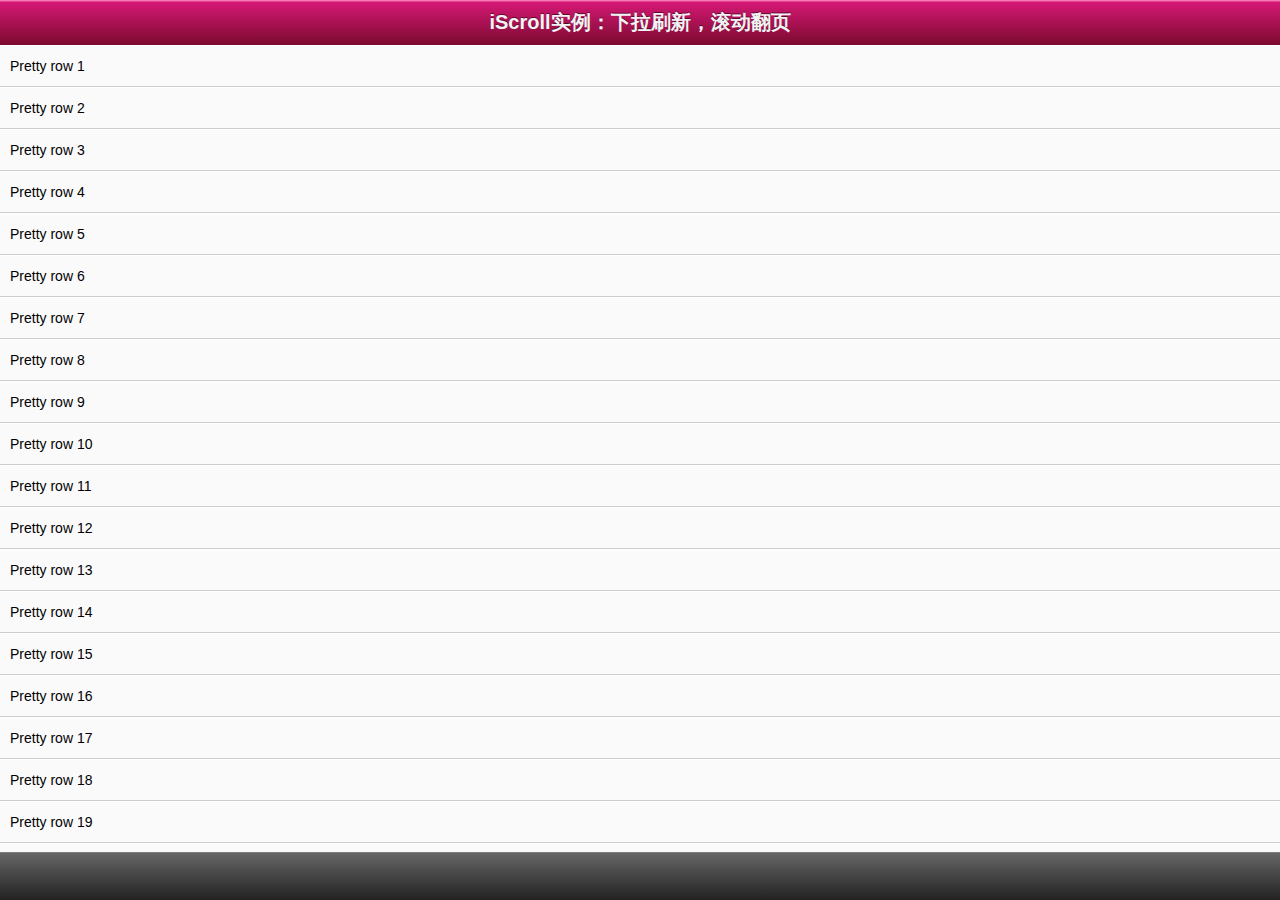
<file: plugin/iscroll/index.html>
<!DOCTYPE html>
<html>
<head>
<meta http-equiv="Content-Type" content="text/html; charset=utf-8">
<meta name="viewport" content="width=device-width, initial-scale=1.0, user-scalable=0, minimum-scale=1.0, maximum-scale=1.0">
<meta name="apple-mobile-web-app-capable" content="yes">
<meta name="apple-mobile-web-app-status-bar-style" content="black">
<title>iScroll 实例：下拉刷新，滚动翻页</title>

<link rel="stylesheet" type="text/css" href="scrollbar.css">
<script type="application/javascript" src="iscroll.js"></script>

<script type="text/javascript">

var myScroll,
	pullDownEl, pullDownOffset,
	pullUpEl, pullUpOffset,
	generatedCount = 0;

/**
 * 下拉刷新 （自定义实现此方法）
 * myScroll.refresh();		// 数据加载完成后，调用界面更新方法
 */
function pullDownAction () {
	setTimeout(function () {	// <-- Simulate network congestion, remove setTimeout from production!
		var el, li, i;
		el = document.getElementById('thelist');

		for (i=0; i<3; i++) {
			li = document.createElement('li');
			li.innerText = 'Generated row ' + (++generatedCount);
			el.insertBefore(li, el.childNodes[0]);
		}
		
		myScroll.refresh();		//数据加载完成后，调用界面更新方法   Remember to refresh when contents are loaded (ie: on ajax completion)
	}, 1000);	// <-- Simulate network congestion, remove setTimeout from production!
}

/**
 * 滚动翻页 （自定义实现此方法）
 * myScroll.refresh();		// 数据加载完成后，调用界面更新方法
 */
function pullUpAction () {
	setTimeout(function () {	// <-- Simulate network congestion, remove setTimeout from production!
		var el, li, i;
		el = document.getElementById('thelist');

		for (i=0; i<3; i++) {
			li = document.createElement('li');
			li.innerText = 'Generated row ' + (++generatedCount);
			el.appendChild(li, el.childNodes[0]);
		}
		
		myScroll.refresh();		// 数据加载完成后，调用界面更新方法 Remember to refresh when contents are loaded (ie: on ajax completion)
	}, 1000);	// <-- Simulate network congestion, remove setTimeout from production!
}

/**
 * 初始化iScroll控件
 */
function loaded() {
	pullDownEl = document.getElementById('pullDown');
	pullDownOffset = pullDownEl.offsetHeight;
	pullUpEl = document.getElementById('pullUp');	
	pullUpOffset = pullUpEl.offsetHeight;
	
	myScroll = new iScroll('wrapper', {
		scrollbarClass: 'myScrollbar', /* 重要样式 */
		useTransition: false, /* 此属性不知用意，本人从true改为false */
		topOffset: pullDownOffset,
		onRefresh: function () {
			if (pullDownEl.className.match('loading')) {
				pullDownEl.className = '';
				pullDownEl.querySelector('.pullDownLabel').innerHTML = '下拉刷新...';
			} else if (pullUpEl.className.match('loading')) {
				pullUpEl.className = '';
				pullUpEl.querySelector('.pullUpLabel').innerHTML = '上拉加载更多...';
			}
		},
		onScrollMove: function () {
			if (this.y > 5 && !pullDownEl.className.match('flip')) {
				pullDownEl.className = 'flip';
				pullDownEl.querySelector('.pullDownLabel').innerHTML = '松手开始更新...';
				this.minScrollY = 0;
			} else if (this.y < 5 && pullDownEl.className.match('flip')) {
				pullDownEl.className = '';
				pullDownEl.querySelector('.pullDownLabel').innerHTML = '下拉刷新...';
				this.minScrollY = -pullDownOffset;
			} else if (this.y < (this.maxScrollY - 5) && !pullUpEl.className.match('flip')) {
				pullUpEl.className = 'flip';
				pullUpEl.querySelector('.pullUpLabel').innerHTML = '松手开始更新...';
				this.maxScrollY = this.maxScrollY;
			} else if (this.y > (this.maxScrollY + 5) && pullUpEl.className.match('flip')) {
				pullUpEl.className = '';
				pullUpEl.querySelector('.pullUpLabel').innerHTML = '上拉加载更多...';
				this.maxScrollY = pullUpOffset;
			}
		},
		onScrollEnd: function () {
			if (pullDownEl.className.match('flip')) {
				pullDownEl.className = 'loading';
				pullDownEl.querySelector('.pullDownLabel').innerHTML = '加载中...';				
				pullDownAction();	// Execute custom function (ajax call?)
			} else if (pullUpEl.className.match('flip')) {
				pullUpEl.className = 'loading';
				pullUpEl.querySelector('.pullUpLabel').innerHTML = '加载中...';				
				pullUpAction();	// Execute custom function (ajax call?)
			}
		}
	});
	
	setTimeout(function () { document.getElementById('wrapper').style.left = '0'; }, 800);
}

//初始化绑定iScroll控件 
document.addEventListener('touchmove', function (e) { e.preventDefault(); }, false);
document.addEventListener('DOMContentLoaded', loaded, false); 

</script>

<style type="text/css" media="all">
body,ul,li {
	padding:0;
	margin:0;
	border:0;
}

body {
	font-size:12px;
	-webkit-user-select:none;
    -webkit-text-size-adjust:none;
	font-family:helvetica;
}

#header {
	position:absolute;
	top:0; left:0;
	width:100%;
	height:45px;
	line-height:45px;
	background-image:-webkit-gradient(linear, 0 0, 0 100%, color-stop(0, #fe96c9), color-stop(0.05, #d51875), color-stop(1, #7b0a2e));
	background-image:-moz-linear-gradient(top, #fe96c9, #d51875 5%, #7b0a2e);
	background-image:-o-linear-gradient(top, #fe96c9, #d51875 5%, #7b0a2e);
	padding:0;
	color:#eee;
	font-size:20px;
	text-align:center;
}

#header a {
	color:#f3f3f3;
	text-decoration:none;
	font-weight:bold;
	text-shadow:0 -1px 0 rgba(0,0,0,0.5);
}

#footer {
	position:absolute;
	bottom:0; left:0;
	width:100%;
	height:48px;
	background-image:-webkit-gradient(linear, 0 0, 0 100%, color-stop(0, #999), color-stop(0.02, #666), color-stop(1, #222));
	background-image:-moz-linear-gradient(top, #999, #666 2%, #222);
	background-image:-o-linear-gradient(top, #999, #666 2%, #222);
	padding:0;
	border-top:1px solid #444;
}

#wrapper {
	position:absolute; z-index:1;
	top:45px; bottom:48px; left:0;
	width:100%;
	background:#555;
	overflow:auto;
}

#scroller {
	position:relative;
/*	-webkit-touch-callout:none;*/
	-webkit-tap-highlight-color:rgba(0,0,0,0);

	float:left;
	width:100%;
	padding:0;
}

#scroller ul {
	position:relative;
	list-style:none;
	padding:0;
	margin:0;
	width:100%;
	text-align:left;
}

#scroller li {
	padding:0 10px;
	height:40px;
	line-height:40px;
	border-bottom:1px solid #ccc;
	border-top:1px solid #fff;
	background-color:#fafafa;
	font-size:14px;
}

#scroller li > a {
	display:block;
}

/**
 *
 * 下拉样式 Pull down styles
 *
 */
#pullDown, #pullUp {
	background:#fff;
	height:40px;
	line-height:40px;
	padding:5px 10px;
	border-bottom:1px solid #ccc;
	font-weight:bold;
	font-size:14px;
	color:#888;
}
#pullDown .pullDownIcon, #pullUp .pullUpIcon  {
	display:block; float:left;
	width:40px; height:40px;
	background:url(pull-icon@2x.png) 0 0 no-repeat;
	-webkit-background-size:40px 80px; background-size:40px 80px;
	-webkit-transition-property:-webkit-transform;
	-webkit-transition-duration:250ms;	
}
#pullDown .pullDownIcon {
	-webkit-transform:rotate(0deg) translateZ(0);
}
#pullUp .pullUpIcon  {
	-webkit-transform:rotate(-180deg) translateZ(0);
}

#pullDown.flip .pullDownIcon {
	-webkit-transform:rotate(-180deg) translateZ(0);
}

#pullUp.flip .pullUpIcon {
	-webkit-transform:rotate(0deg) translateZ(0);
}

#pullDown.loading .pullDownIcon, #pullUp.loading .pullUpIcon {
	background-position:0 100%;
	-webkit-transform:rotate(0deg) translateZ(0);
	-webkit-transition-duration:0ms;

	-webkit-animation-name:loading;
	-webkit-animation-duration:2s;
	-webkit-animation-iteration-count:infinite;
	-webkit-animation-timing-function:linear;
}

@-webkit-keyframes loading {
	from { -webkit-transform:rotate(0deg) translateZ(0); }
	to { -webkit-transform:rotate(360deg) translateZ(0); }
}

</style>


</head>
<body>
<div id="header">
<a href="../db.html#page2">iScroll实例：下拉刷新，滚动翻页</a>
</div>
<div id="wrapper">
	<div id="scroller">
		<div id="pullDown">
			<span class="pullDownIcon"></span><span class="pullDownLabel">下拉刷新...</span>
		</div>
		
		<ul id="thelist">
			<li>Pretty row 1</li>
			<li id="aaa">Pretty row 2</li>
			<li>Pretty row 3</li>
			<li>Pretty row 4</li>
			<li>Pretty row 5</li>
			<li>Pretty row 6</li>
			<li>Pretty row 7</li>
			<li>Pretty row 8</li>
			<li>Pretty row 9</li>
			<li>Pretty row 10</li>
			<li>Pretty row 11</li>
			<li>Pretty row 12</li>
			<li>Pretty row 13</li>
			<li>Pretty row 14</li>
			<li>Pretty row 15</li>
			<li>Pretty row 16</li>
			<li>Pretty row 17</li>
			<li>Pretty row 18</li>
			<li>Pretty row 19</li>
			<li>Pretty row 20</li>
			<li>Pretty row 21</li>
			<li>Pretty row 22</li>
			<li>Pretty row 23</li>
			<li>Pretty row 24</li>
			<li>Pretty row 25</li>
			<li>Pretty row 26</li>
			<li>Pretty row 27</li>
			<li>Pretty row 28</li>
			<li>Pretty row 29</li>
			<li>Pretty row 30</li>
			<li>Pretty row 31</li>
			<li>Pretty row 32</li>
			<li>Pretty row 33</li>
			<li>Pretty row 34</li>
			<li>Pretty row 35</li>
			<li>Pretty row 36</li>
			<li>Pretty row 37</li>
			<li>Pretty row 38</li>
			<li>Pretty row 39</li>
			<li>Pretty row 40</li>
		</ul>
		
		<div id="pullUp">
			<span class="pullUpIcon"></span><span class="pullUpLabel">上拉加载更多...</span>
		</div>
		
	</div>
</div>

<div id="footer"></div>

</body>
</html>
</file>
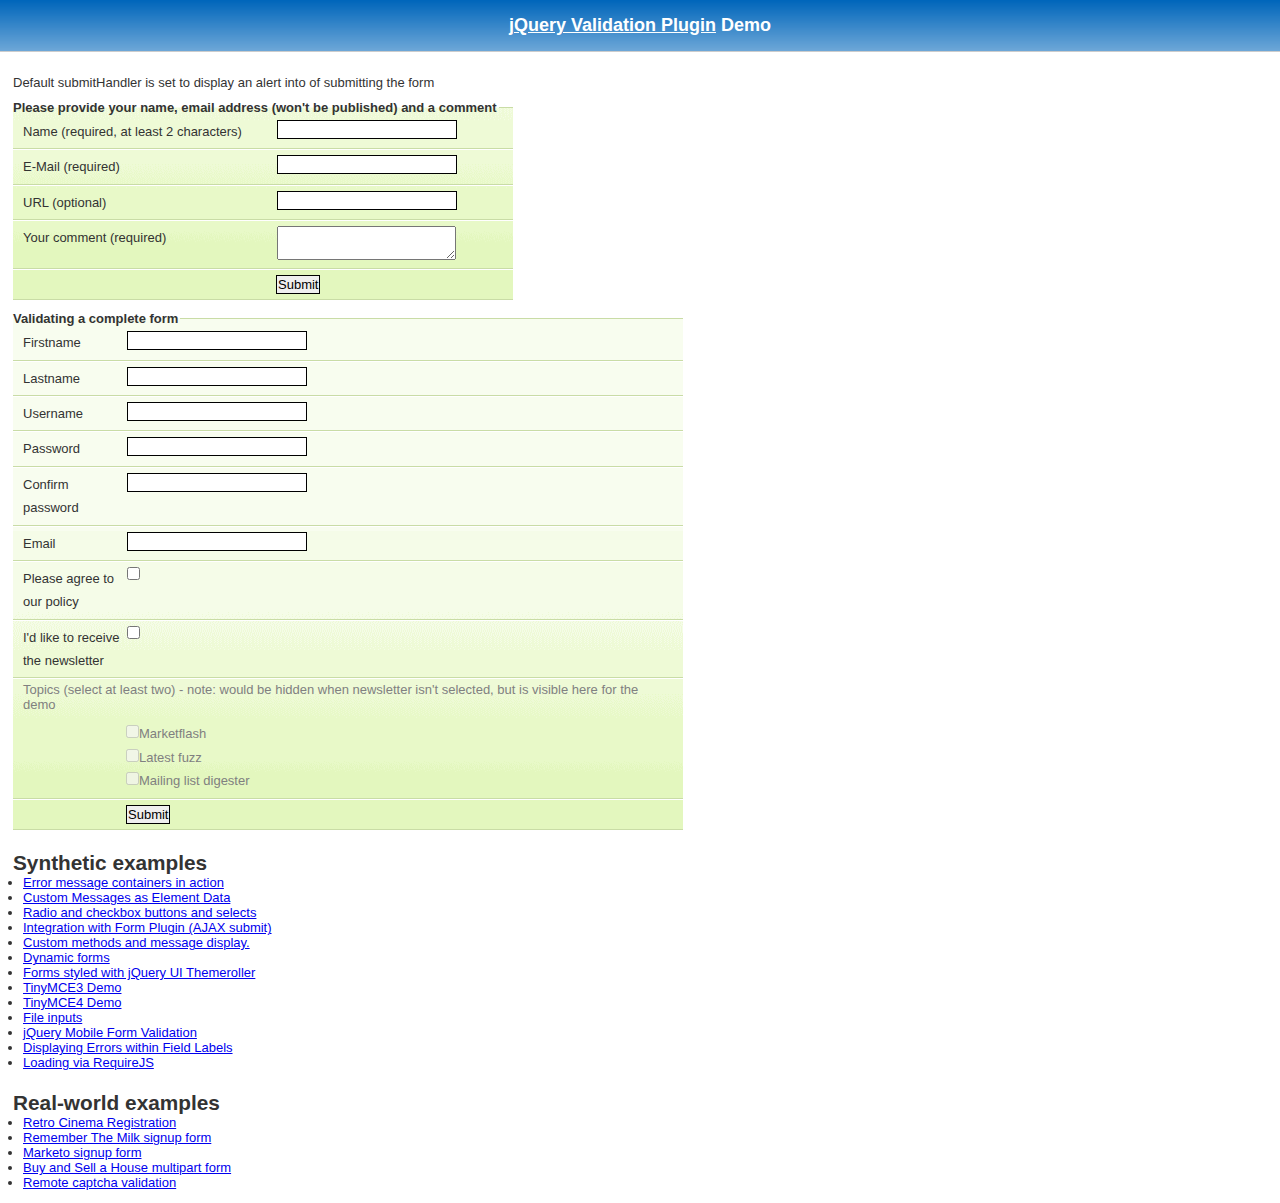
<file: plugin/jquery-validation-1.15.0/demo/index.html>
<!DOCTYPE html>
<html lang="en">
<head>
	<meta charset="utf-8">
	<title>jQuery validation plug-in - main demo</title>
	<link rel="stylesheet" href="css/screen.css">
	<script src="../lib/jquery.js"></script>
	<script src="../dist/jquery.validate.js"></script>
	<script>
	$.validator.setDefaults({
		submitHandler: function() {
			alert("submitted!");
		}
	});

	$().ready(function() {
		// validate the comment form when it is submitted
		$("#commentForm").validate();

		// validate signup form on keyup and submit
		$("#signupForm").validate({
			rules: {
				firstname: "required",
				lastname: "required",
				username: {
					required: true,
					minlength: 2
				},
				password: {
					required: true,
					minlength: 5
				},
				confirm_password: {
					required: true,
					minlength: 5,
					equalTo: "#password"
				},
				email: {
					required: true,
					email: true
				},
				topic: {
					required: "#newsletter:checked",
					minlength: 2
				},
				agree: "required"
			},
			messages: {
				firstname: "Please enter your firstname",
				lastname: "Please enter your lastname",
				username: {
					required: "Please enter a username",
					minlength: "Your username must consist of at least 2 characters"
				},
				password: {
					required: "Please provide a password",
					minlength: "Your password must be at least 5 characters long"
				},
				confirm_password: {
					required: "Please provide a password",
					minlength: "Your password must be at least 5 characters long",
					equalTo: "Please enter the same password as above"
				},
				email: "Please enter a valid email address",
				agree: "Please accept our policy",
				topic: "Please select at least 2 topics"
			}
		});

		// propose username by combining first- and lastname
		$("#username").focus(function() {
			var firstname = $("#firstname").val();
			var lastname = $("#lastname").val();
			if (firstname && lastname && !this.value) {
				this.value = firstname + "." + lastname;
			}
		});

		//code to hide topic selection, disable for demo
		var newsletter = $("#newsletter");
		// newsletter topics are optional, hide at first
		var inital = newsletter.is(":checked");
		var topics = $("#newsletter_topics")[inital ? "removeClass" : "addClass"]("gray");
		var topicInputs = topics.find("input").attr("disabled", !inital);
		// show when newsletter is checked
		newsletter.click(function() {
			topics[this.checked ? "removeClass" : "addClass"]("gray");
			topicInputs.attr("disabled", !this.checked);
		});
	});
	</script>
	<style>
	#commentForm {
		width: 500px;
	}
	#commentForm label {
		width: 250px;
	}
	#commentForm label.error, #commentForm input.submit {
		margin-left: 253px;
	}
	#signupForm {
		width: 670px;
	}
	#signupForm label.error {
		margin-left: 10px;
		width: auto;
		display: inline;
	}
	#newsletter_topics label.error {
		display: none;
		margin-left: 103px;
	}
	</style>
</head>
<body>
<h1 id="banner"><a href="http://jqueryvalidation.org/">jQuery Validation Plugin</a> Demo</h1>
<div id="main">
	<p>Default submitHandler is set to display an alert into of submitting the form</p>
	<form class="cmxform" id="commentForm" method="get" action="">
		<fieldset>
			<legend>Please provide your name, email address (won't be published) and a comment</legend>
			<p>
				<label for="cname">Name (required, at least 2 characters)</label>
				<input id="cname" name="name" minlength="2" type="text" required>
			</p>
			<p>
				<label for="cemail">E-Mail (required)</label>
				<input id="cemail" type="email" name="email" required>
			</p>
			<p>
				<label for="curl">URL (optional)</label>
				<input id="curl" type="url" name="url">
			</p>
			<p>
				<label for="ccomment">Your comment (required)</label>
				<textarea id="ccomment" name="comment" required></textarea>
			</p>
			<p>
				<input class="submit" type="submit" value="Submit">
			</p>
		</fieldset>
	</form>
	<form class="cmxform" id="signupForm" method="get" action="">
		<fieldset>
			<legend>Validating a complete form</legend>
			<p>
				<label for="firstname">Firstname</label>
				<input id="firstname" name="firstname" type="text">
			</p>
			<p>
				<label for="lastname">Lastname</label>
				<input id="lastname" name="lastname" type="text">
			</p>
			<p>
				<label for="username">Username</label>
				<input id="username" name="username" type="text">
			</p>
			<p>
				<label for="password">Password</label>
				<input id="password" name="password" type="password">
			</p>
			<p>
				<label for="confirm_password">Confirm password</label>
				<input id="confirm_password" name="confirm_password" type="password">
			</p>
			<p>
				<label for="email">Email</label>
				<input id="email" name="email" type="email">
			</p>
			<p>
				<label for="agree">Please agree to our policy</label>
				<input type="checkbox" class="checkbox" id="agree" name="agree">
			</p>
			<p>
				<label for="newsletter">I'd like to receive the newsletter</label>
				<input type="checkbox" class="checkbox" id="newsletter" name="newsletter">
			</p>
			<fieldset id="newsletter_topics">
				<legend>Topics (select at least two) - note: would be hidden when newsletter isn't selected, but is visible here for the demo</legend>
				<label for="topic_marketflash">
					<input type="checkbox" id="topic_marketflash" value="marketflash" name="topic">Marketflash
				</label>
				<label for="topic_fuzz">
					<input type="checkbox" id="topic_fuzz" value="fuzz" name="topic">Latest fuzz
				</label>
				<label for="topic_digester">
					<input type="checkbox" id="topic_digester" value="digester" name="topic">Mailing list digester
				</label>
				<label for="topic" class="error">Please select at least two topics you'd like to receive.</label>
			</fieldset>
			<p>
				<input class="submit" type="submit" value="Submit">
			</p>
		</fieldset>
	</form>
	<h3>Synthetic examples</h3>
	<ul>
		<li><a href="errorcontainer-demo.html">Error message containers in action</a>
		</li>
		<li><a href="custom-messages-data-demo.html">Custom Messages as Element Data</a>
		</li>
		<li><a href="radio-checkbox-select-demo.html">Radio and checkbox buttons and selects</a>
		</li>
		<li><a href="ajaxSubmit-integration-demo.html">Integration with Form Plugin (AJAX submit)</a>
		</li>
		<li><a href="custom-methods-demo.html">Custom methods and message display.</a>
		</li>
		<li><a href="dynamic-totals.html">Dynamic forms</a>
		</li>
		<li><a href="themerollered.html">Forms styled with jQuery UI Themeroller</a>
		</li>
		<li><a href="tinymce/">TinyMCE3 Demo</a>
		</li>
		<li><a href="tinymce4/">TinyMCE4 Demo</a>
		</li>
		<li><a href="file_input.html">File inputs</a>
		</li>
		<li><a href="jquerymobile.html">jQuery Mobile Form Validation</a>
		</li>
		<li><a href="errors-within-labels.html">Displaying Errors within Field Labels</a>
		</li>
		<li><a href="requirejs/index.html">Loading via RequireJS</a>
		</li>
	</ul>
	<h3>Real-world examples</h3>
	<ul>
		<li><a href="cinema/">Retro Cinema Registration</a></li>
		<li><a href="milk/">Remember The Milk signup form</a></li>
		<li><a href="marketo/">Marketo signup form</a></li>
		<li><a href="multipart/">Buy and Sell a House multipart form</a></li>
		<li><a href="captcha/">Remote captcha validation</a></li>
	</ul>
</div>
</body>
</html>
</file>
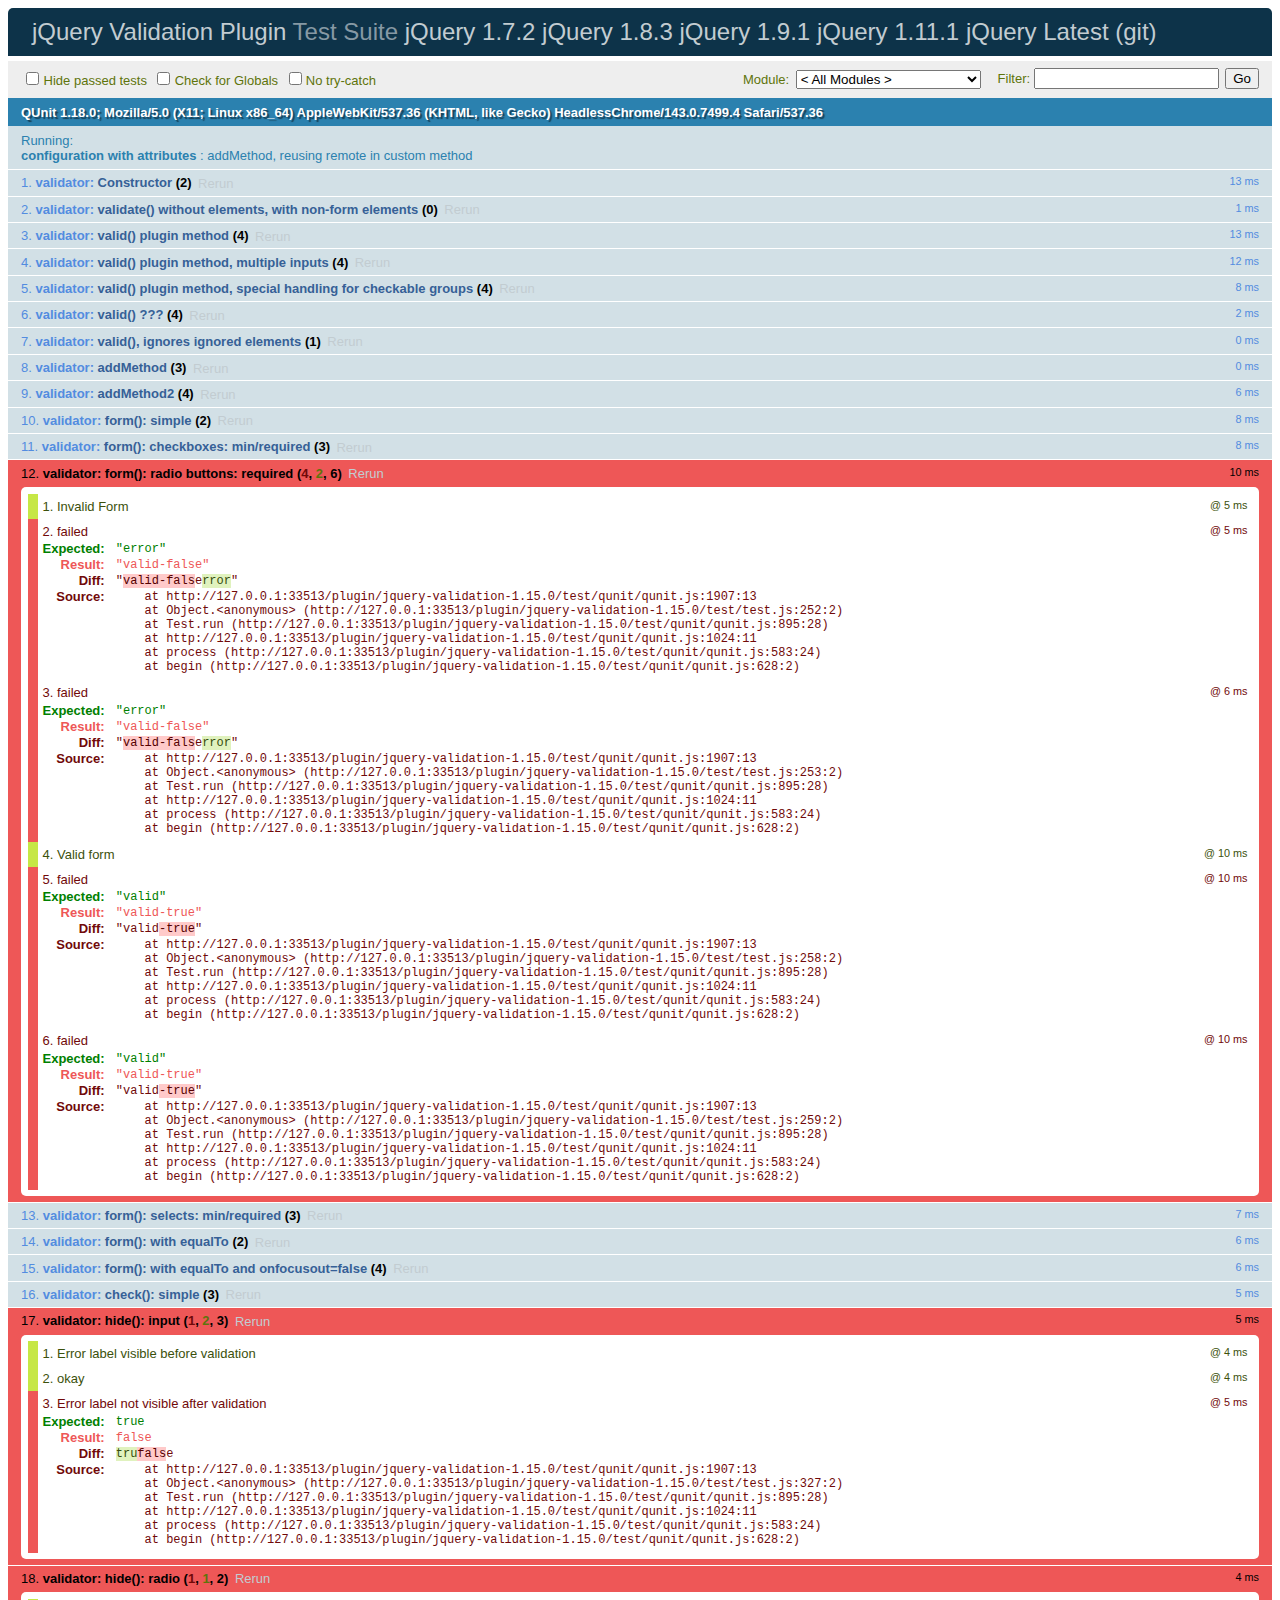
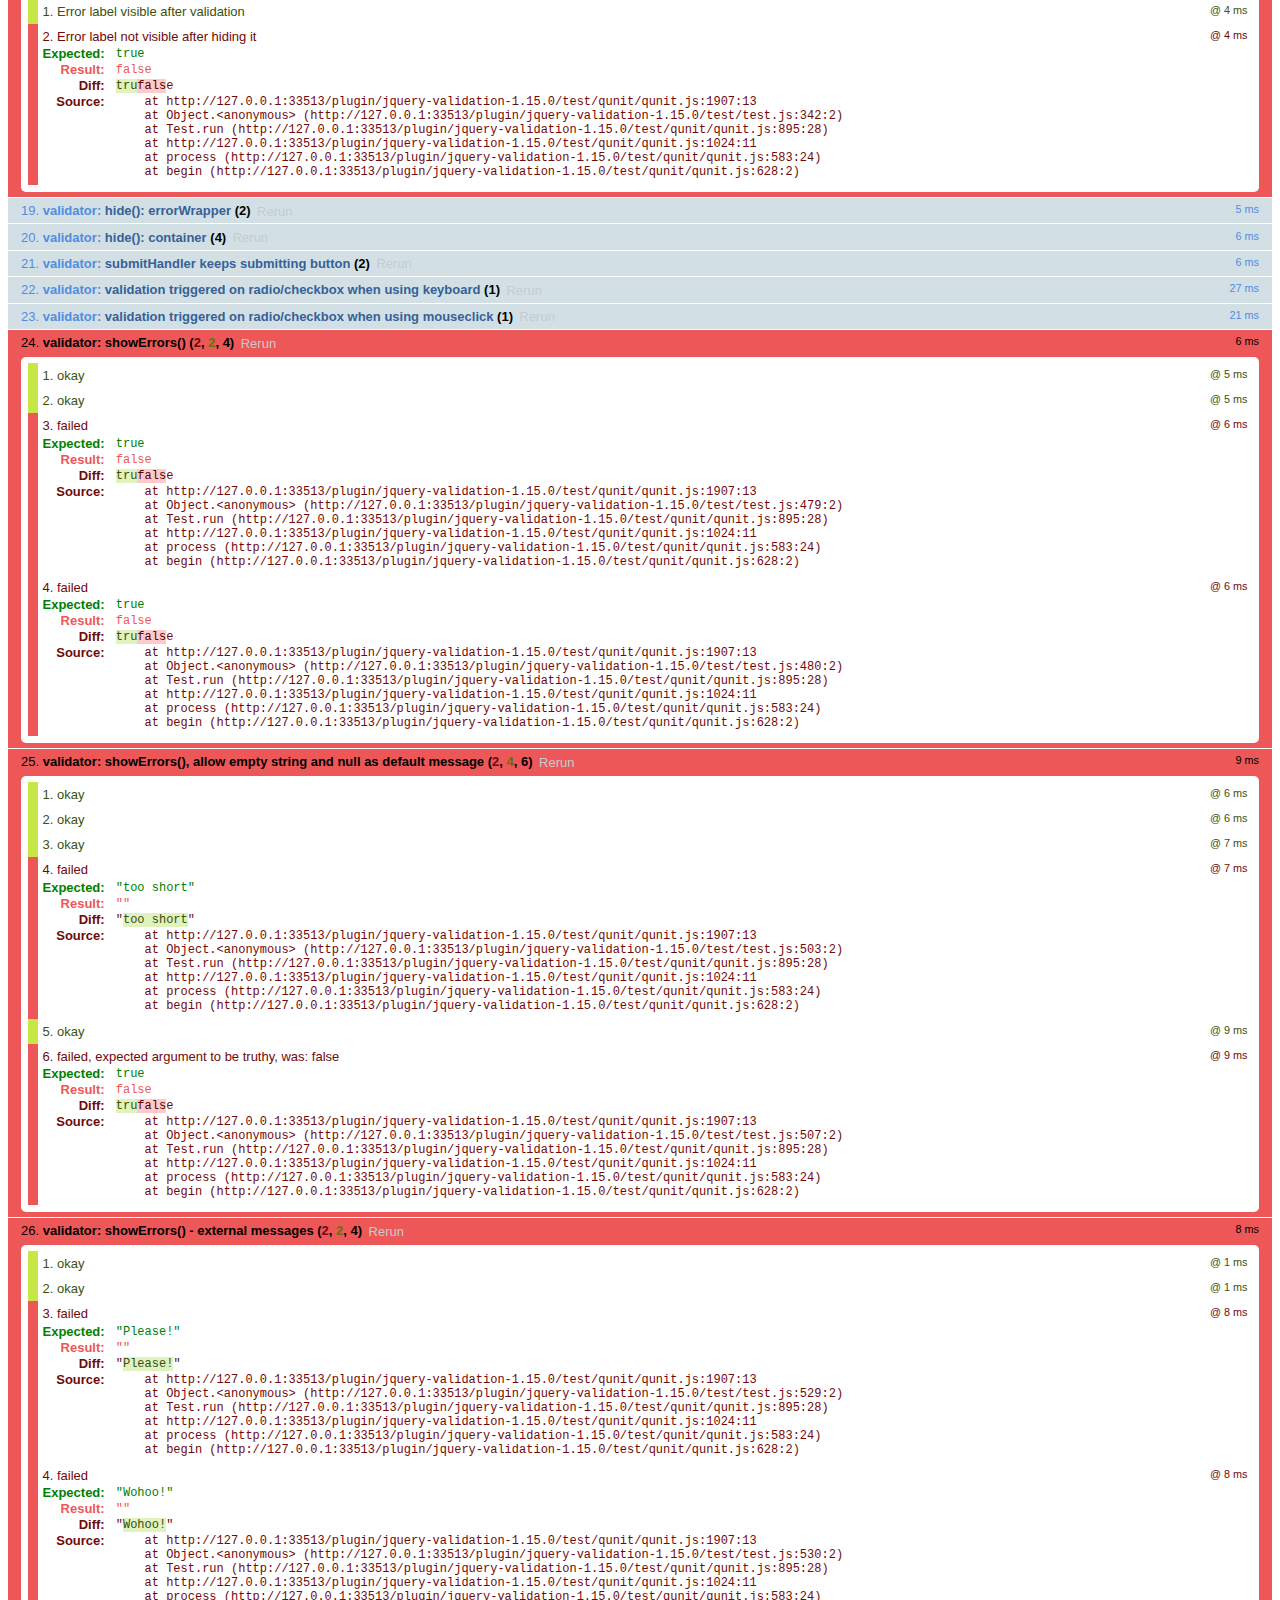
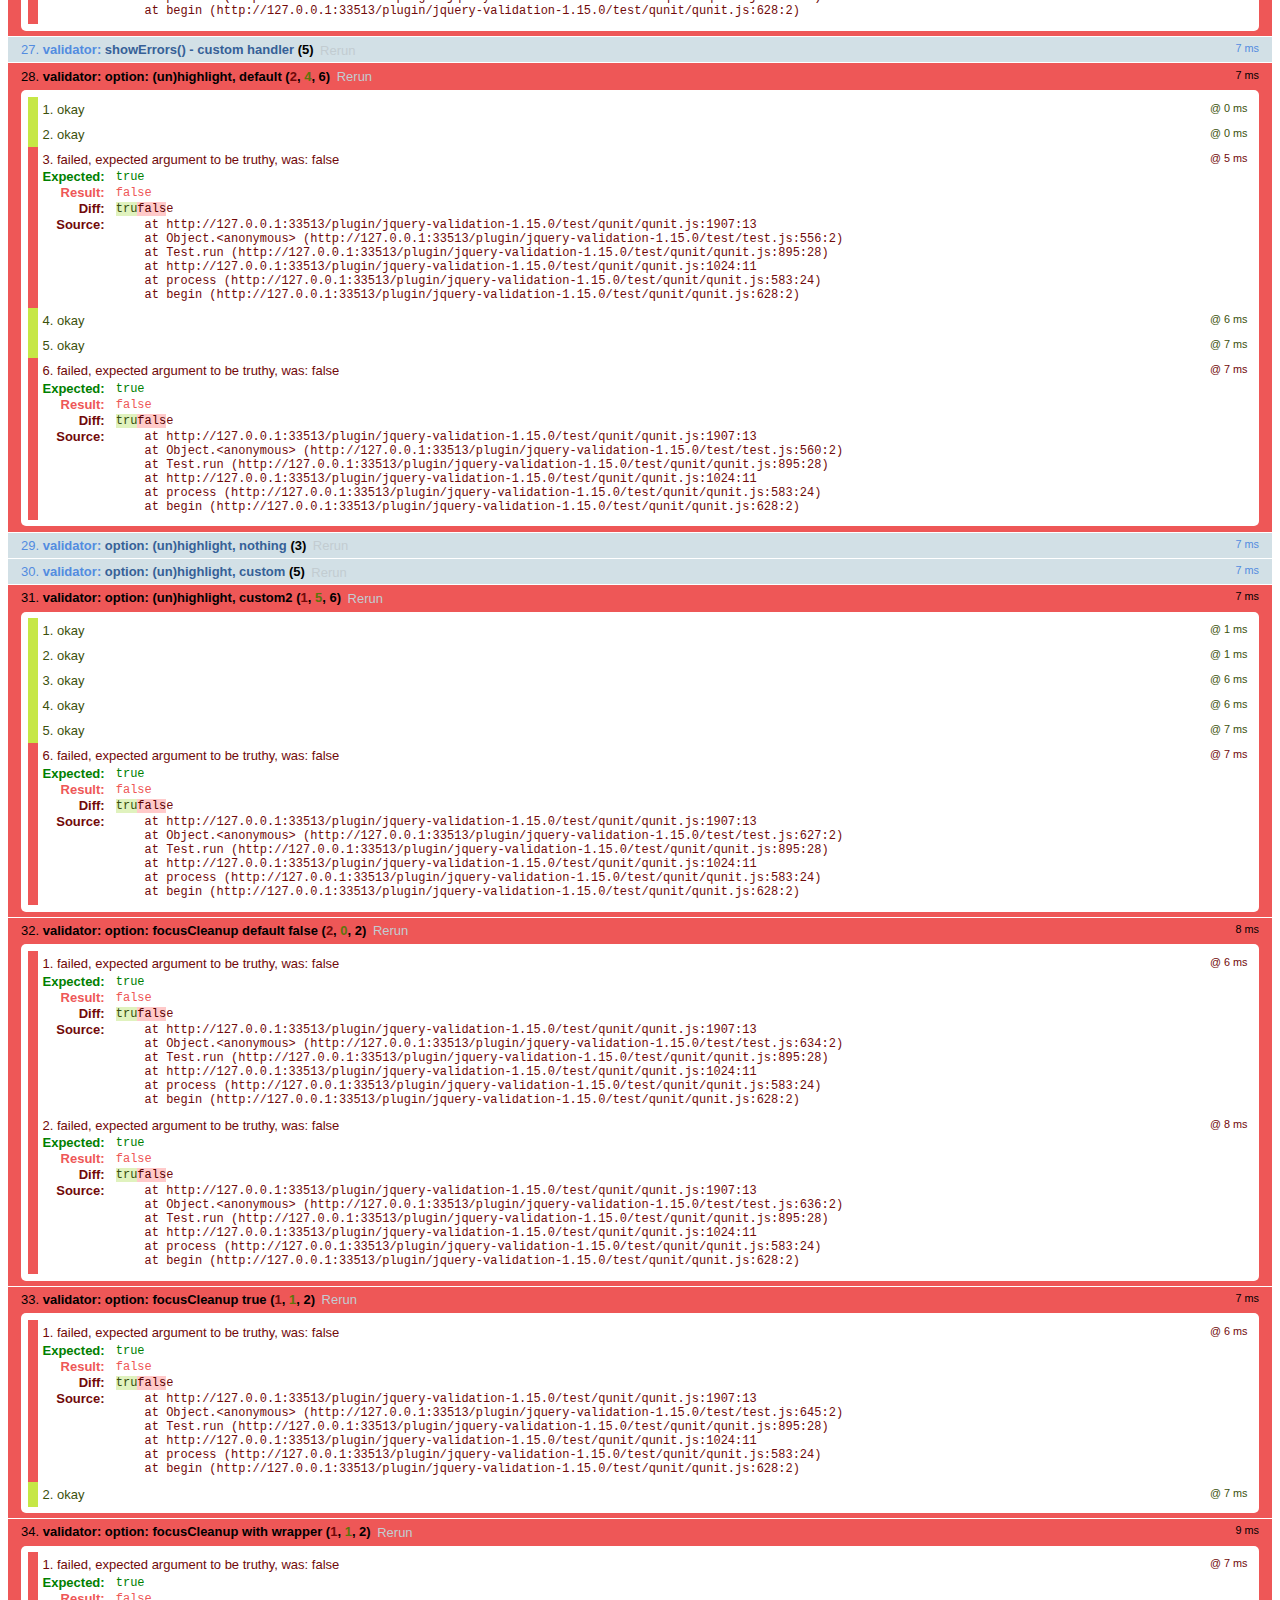
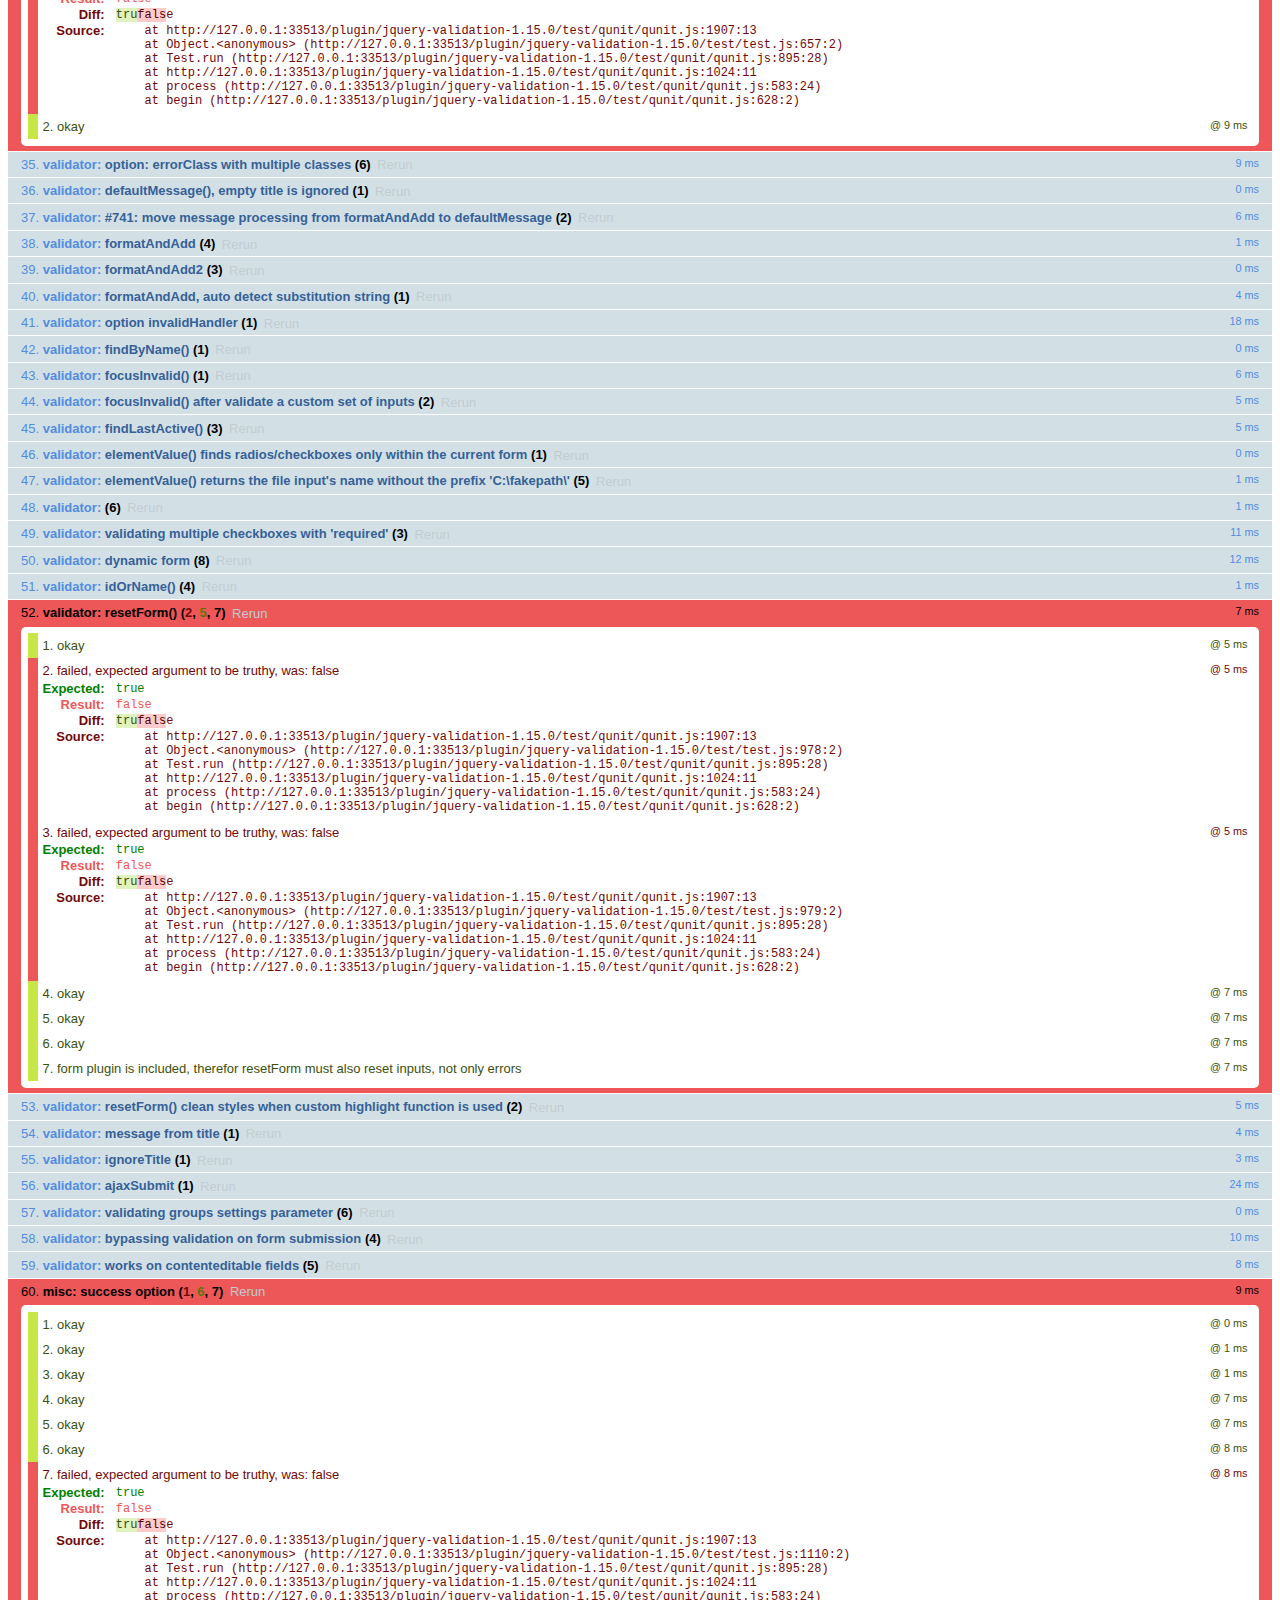
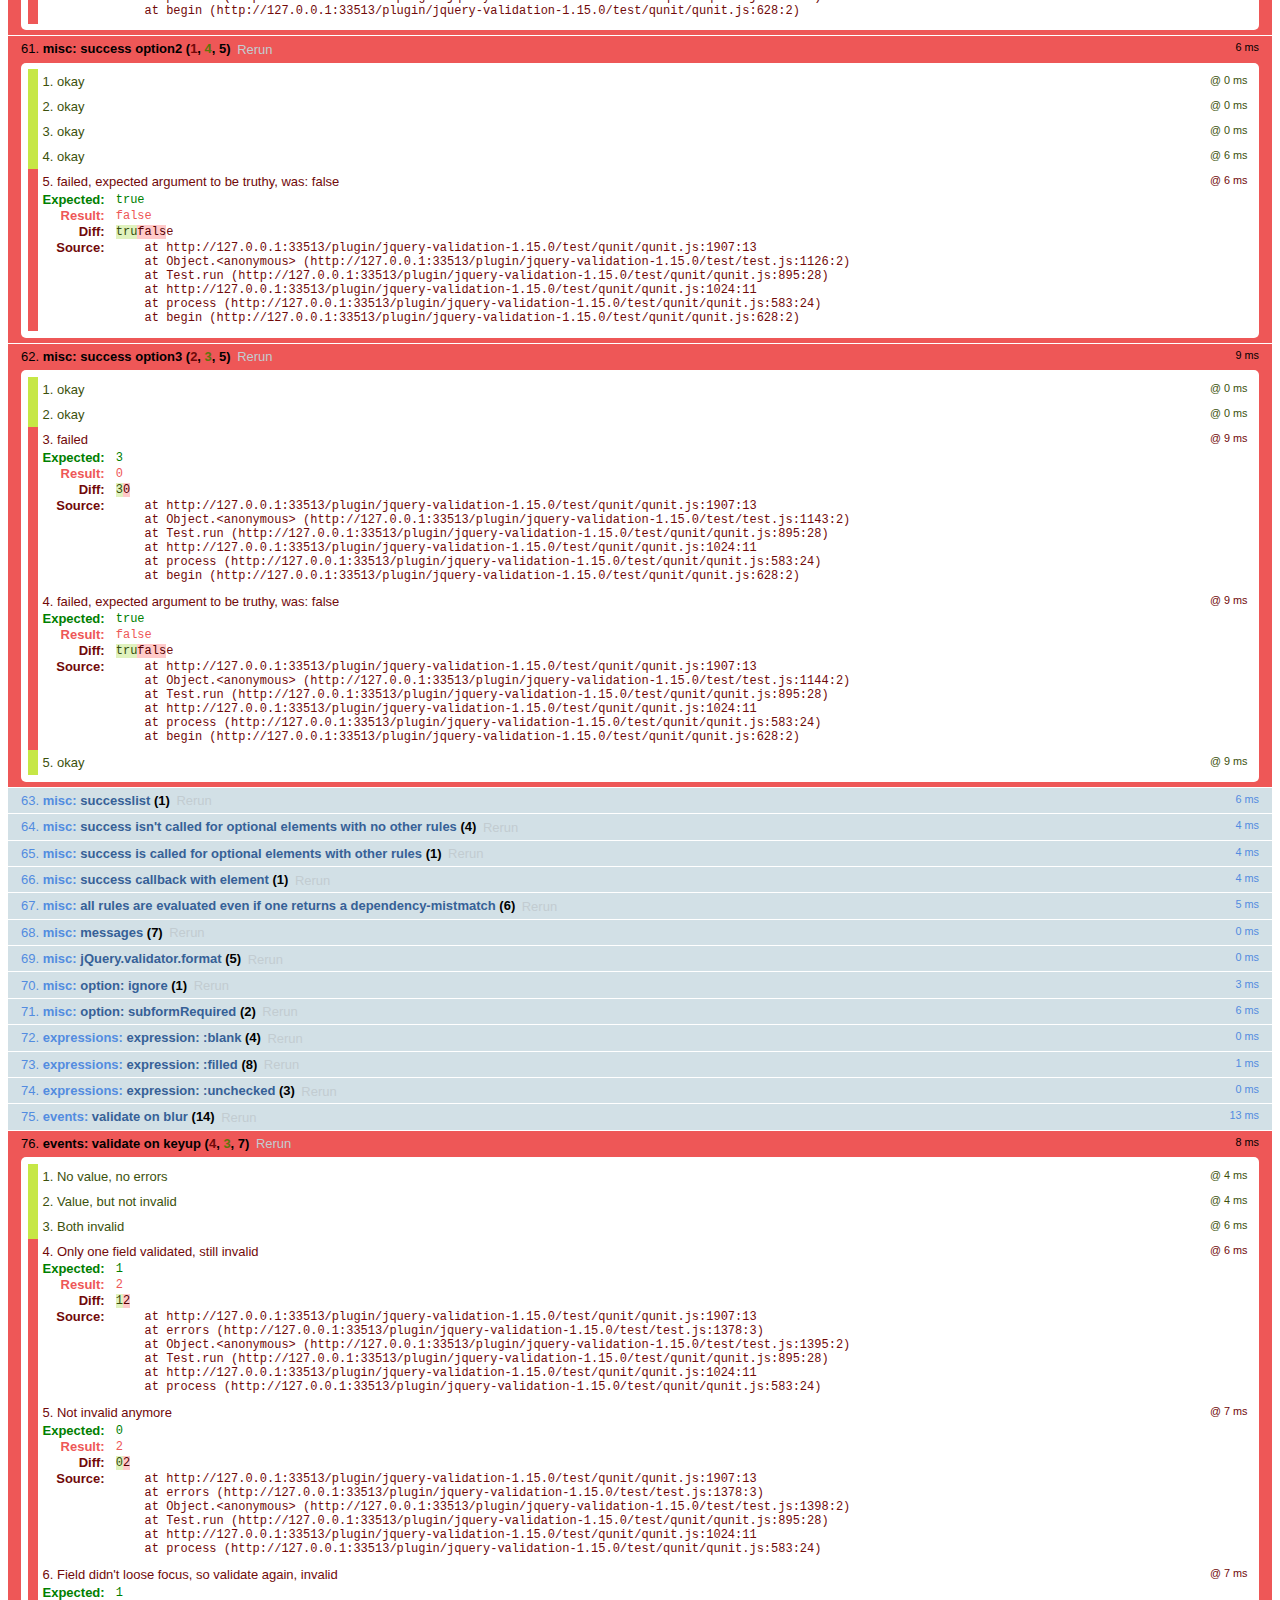
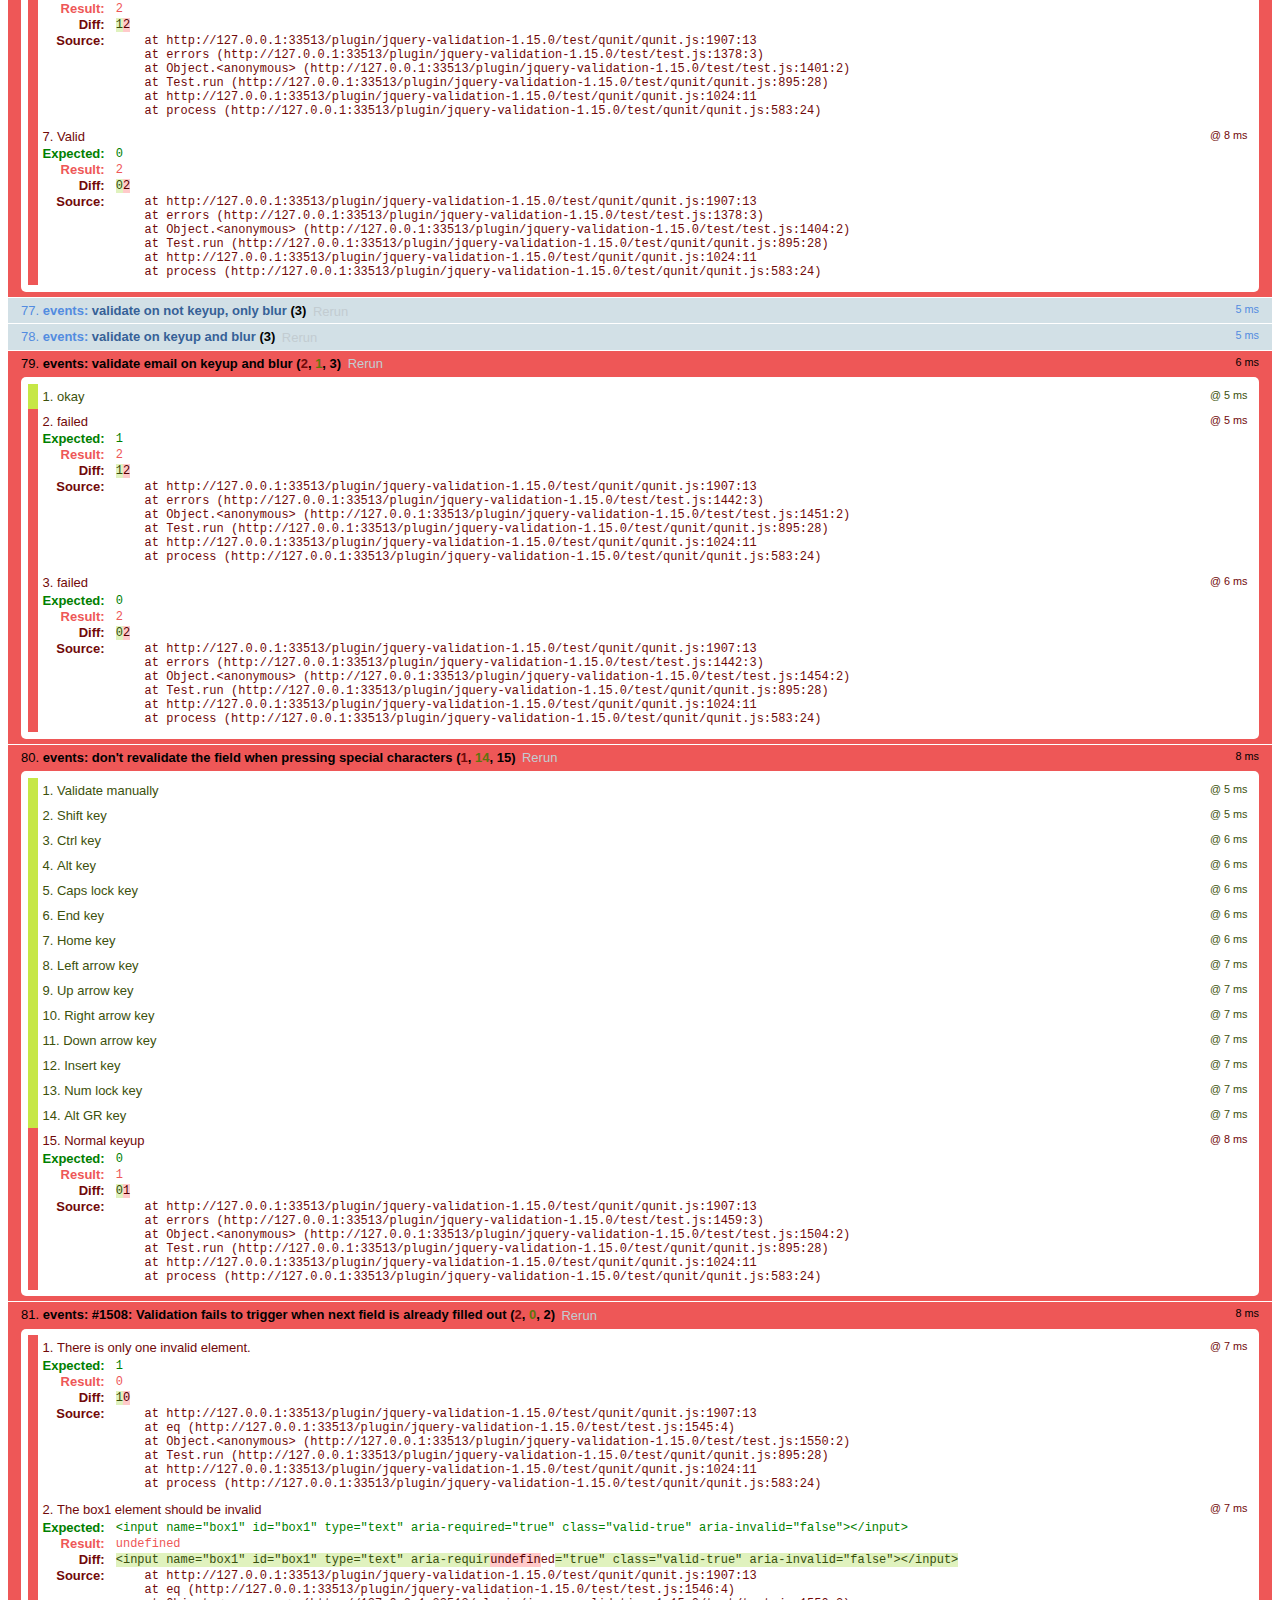
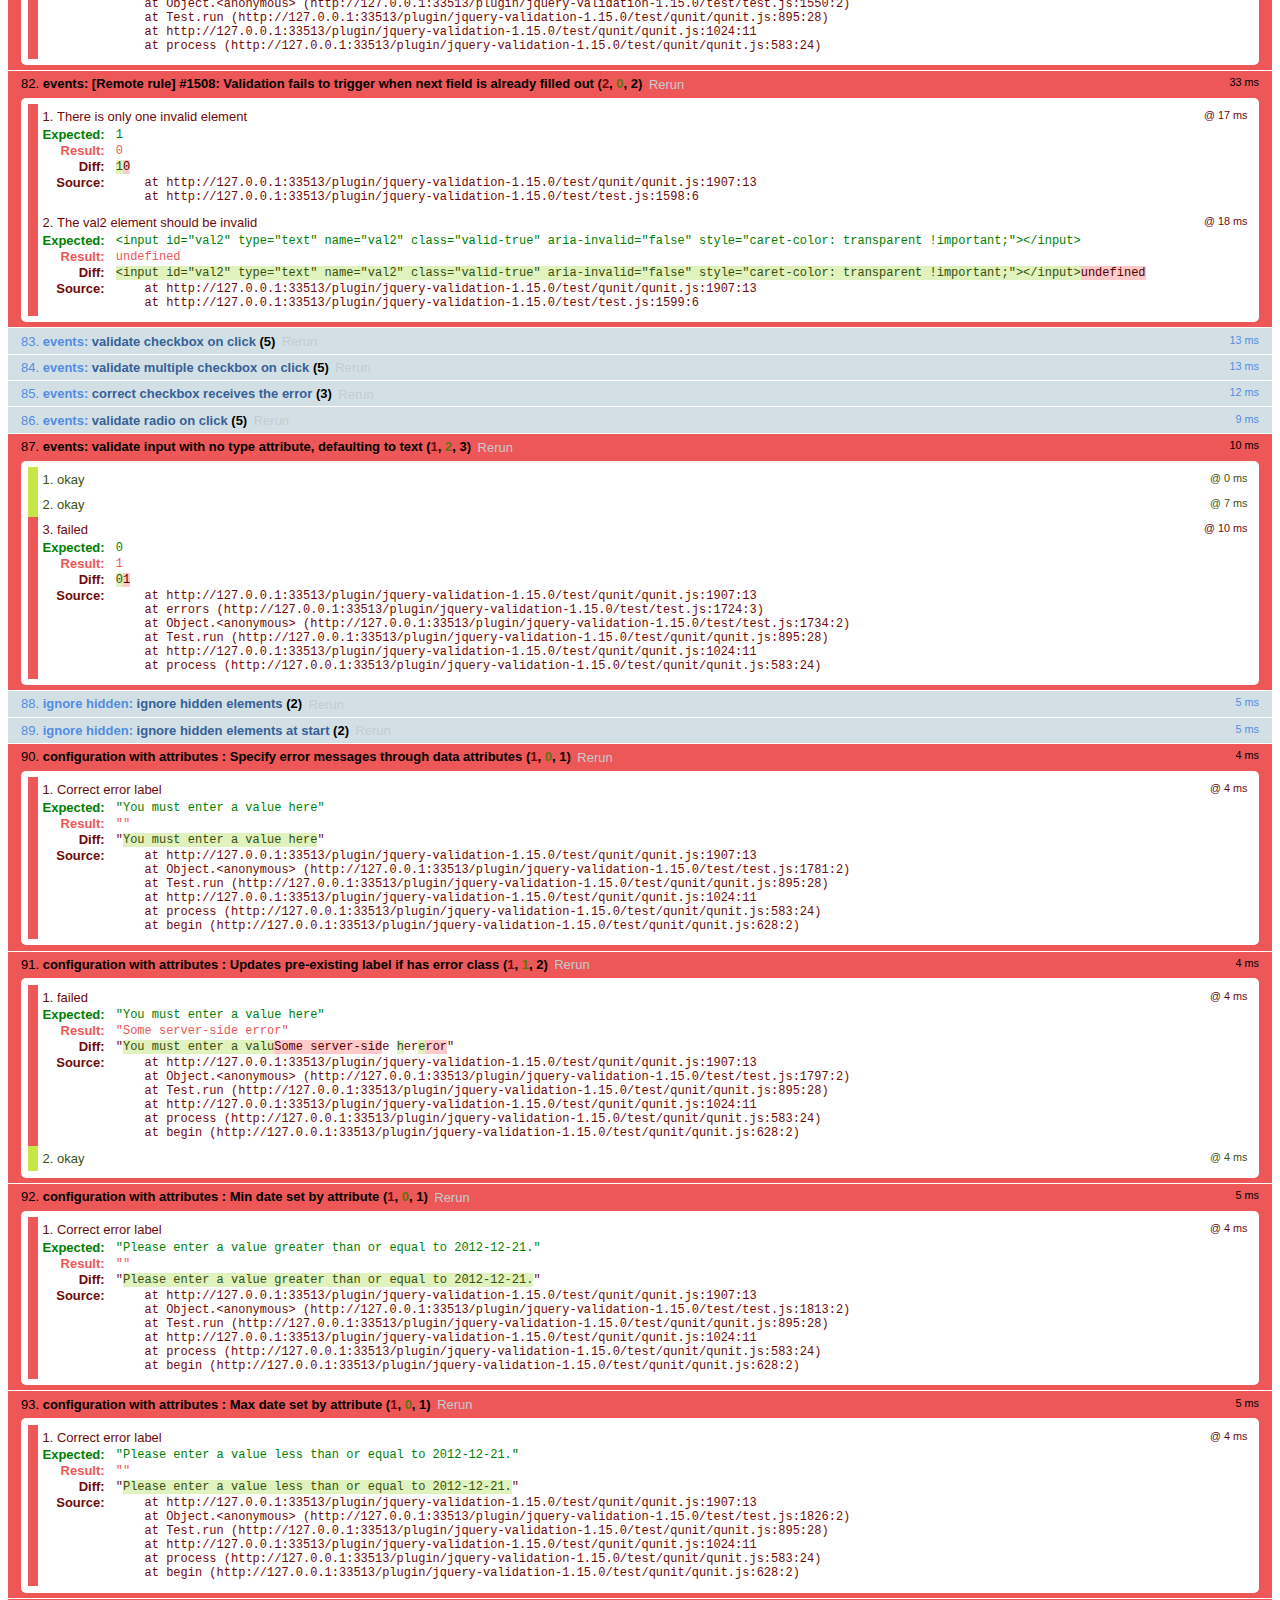
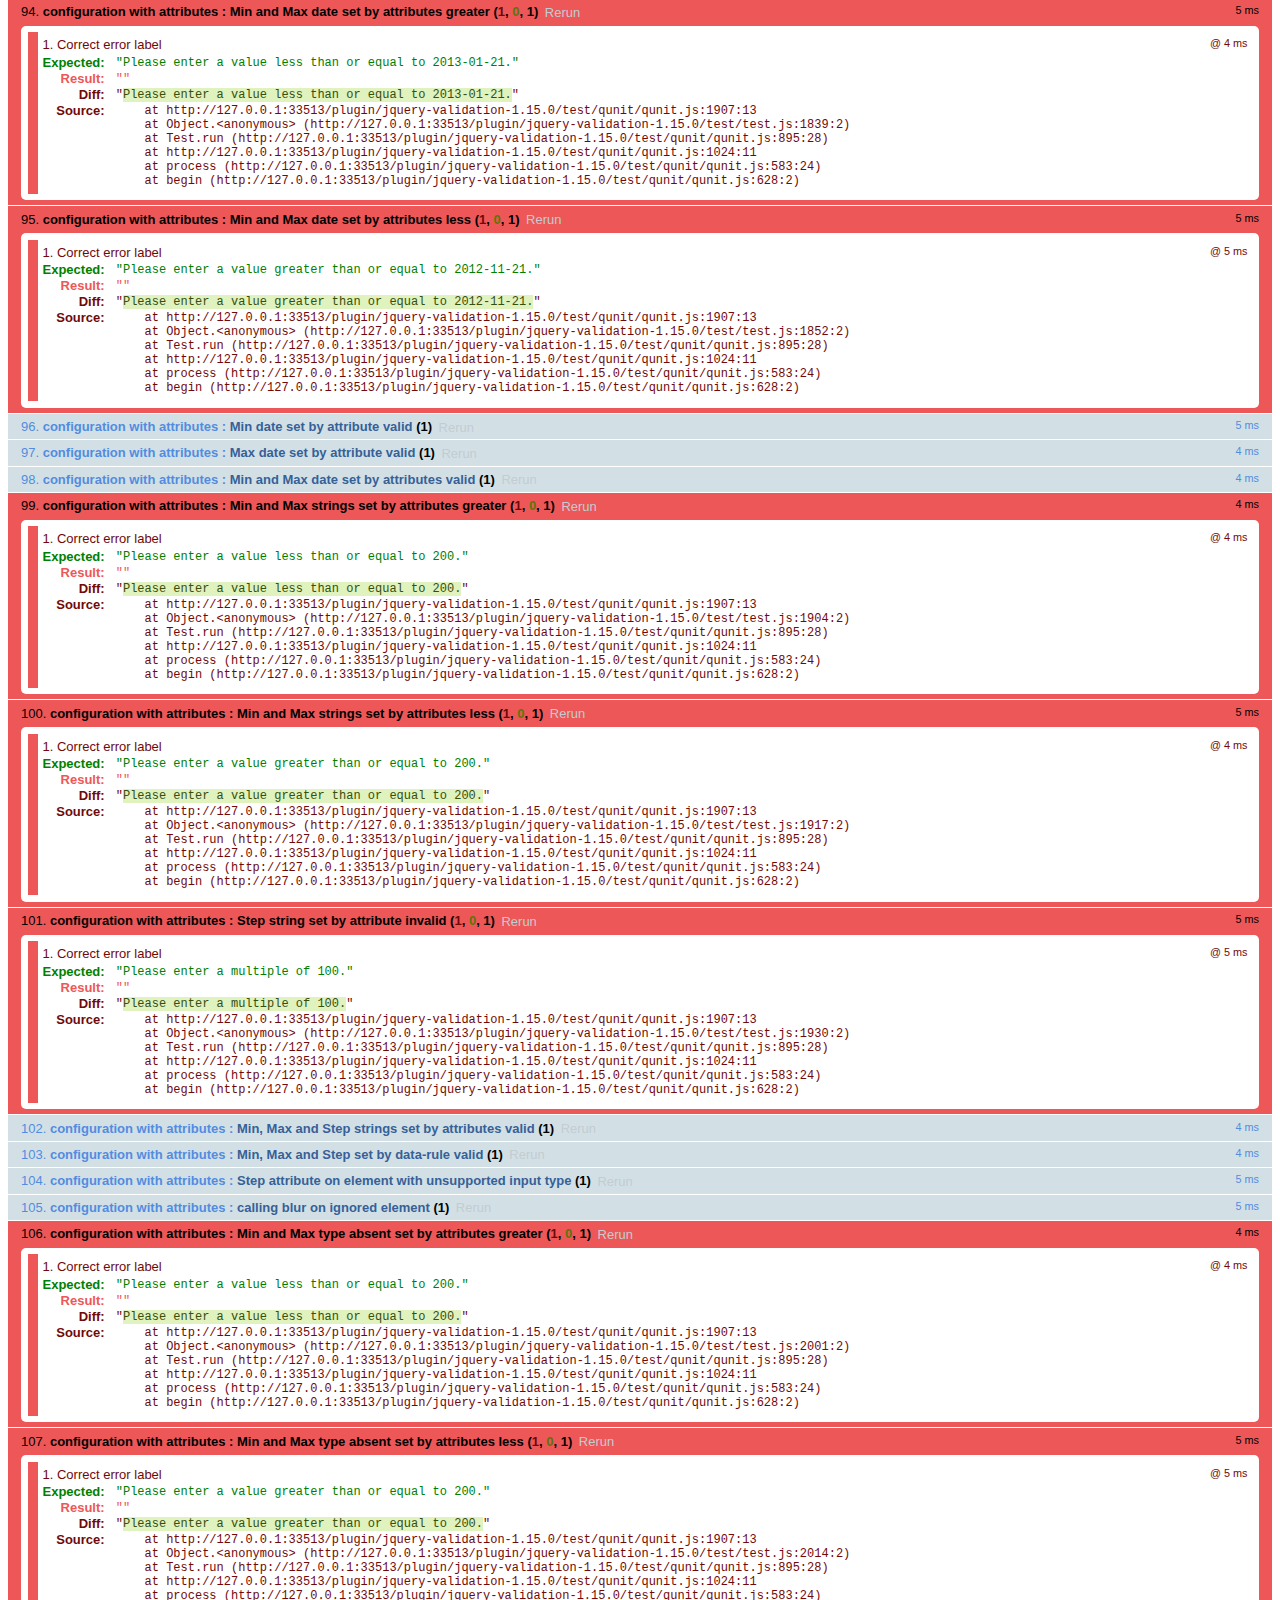
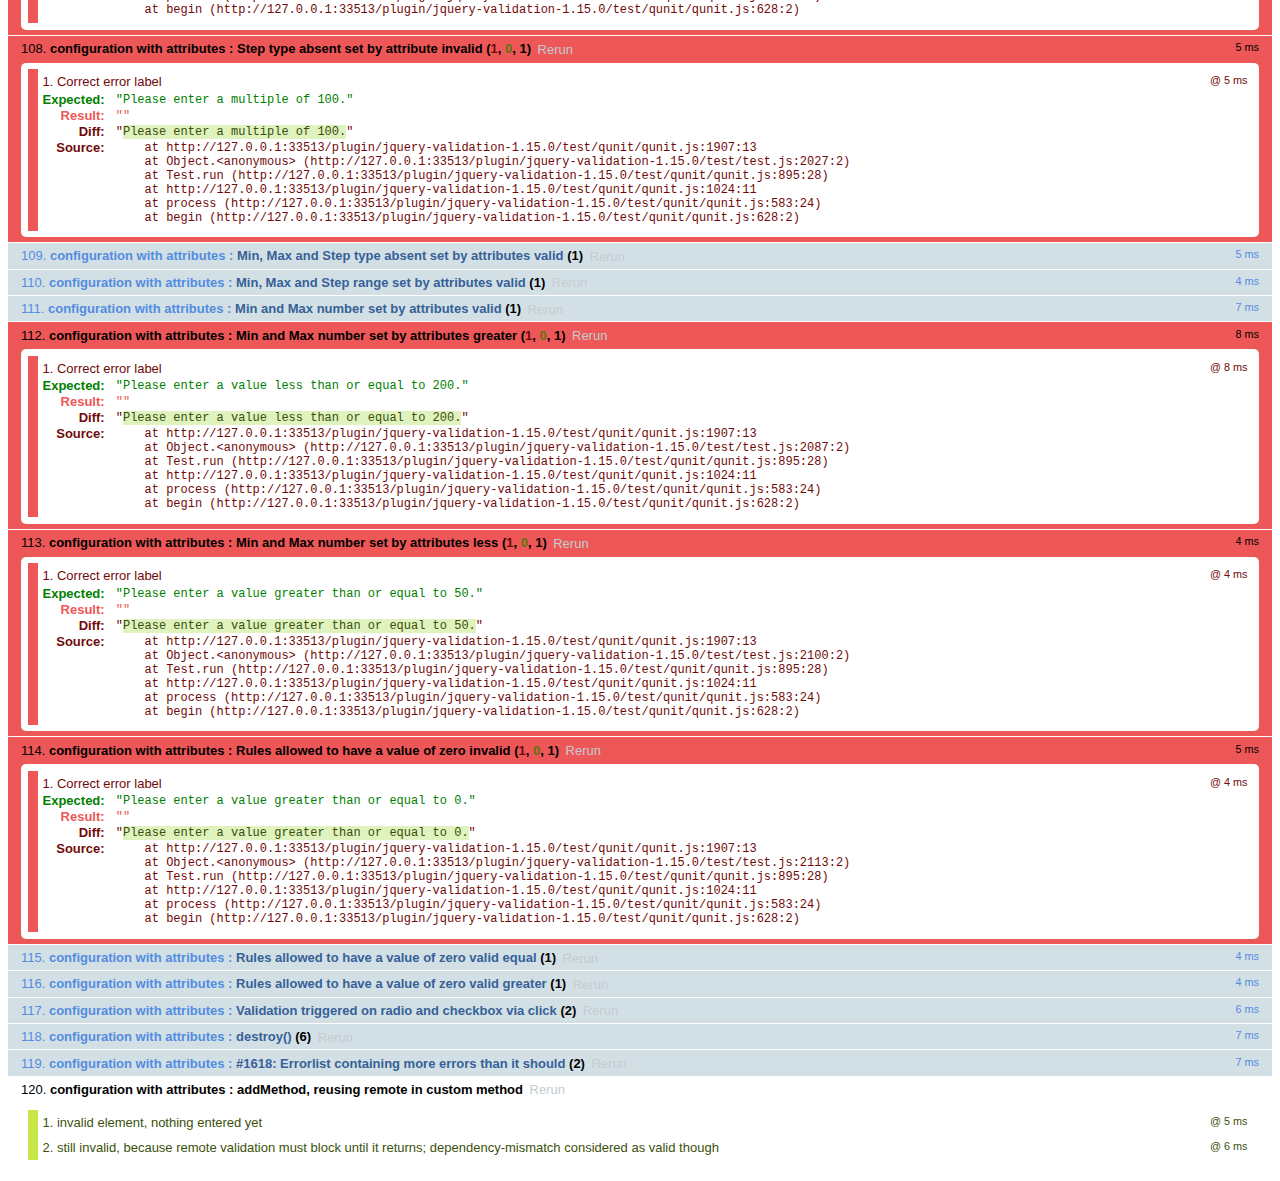
<file: plugin/jquery-validation-1.15.0/test/index.html>
<!DOCTYPE html>
<html id="html">
<head>
	<meta charset="utf-8">
	<title>jQuery - Validation Test Suite</title>
	<link rel="stylesheet" href="qunit/qunit.css">
	<script src="../lib/jquery.js"></script>
	<script src="../lib/jquery.simulate.js"></script>
	<script src="../lib/jquery.form.js"></script>
	<script src="qunit/qunit.js"></script>
	<script src="../lib/jquery.mockjax.js"></script>
	<script src="../dist/jquery.validate.js"></script>
	<script src="../dist/additional-methods.js"></script>
	<script src="test.js"></script>
	<script src="rules.js"></script>
	<script src="messages.js"></script>
	<script src="methods.js"></script>
	<script src="additional/creditcard.js"></script>
	<script src="aria.js"></script>
	<script src="error-placement.js"></script>
</head>
<body id="body">
<h1 id="qunit-header">
	<a href="http://jqueryvalidation.org/">jQuery Validation Plugin</a> Test Suite
	<a href="?jquery=1.7.2">jQuery 1.7.2</a>
	<a href="?jquery=1.8.3">jQuery 1.8.3</a>
	<a href="?jquery=1.9.1">jQuery 1.9.1</a>
	<a href="?jquery=1.11.1">jQuery 1.11.1</a>
	<a href="?jquery=git">jQuery Latest (git)</a>
</h1>
<div>
</div>
<h2 id="qunit-banner"></h2>
<div id="qunit-testrunner-toolbar"></div>
<h2 id="qunit-userAgent"></h2>
<ol id="qunit-tests"></ol>
<!-- Test HTML -->
<div id="other" style="display:none;">
	<input type="password" name="pw1" id="pw1" value="engfeh">
	<input type="password" name="pw2" id="pw2" value="">
</div>
<div id="qunit-fixture">
	<p id="firstp">See <a id="simon1" href="http://simon.incutio.com/archive/2003/03/25/#getElementsBySelector" rel="bookmark">this blog entry</a> for more information.</p>
	<p id="ap">
		Here are some links in a normal paragraph: <a id="google" href="http://www.google.com/" title="Google!">Google</a>,
		<a id="groups" href="http://groups.google.com/">Google Groups</a>. This link has
		<code><a href="#" id="anchor1">class="blog"</a>
		</code>:
		<a href="http://diveintomark.org/" class="blog" hreflang="en" id="mark">diveintomark</a>
	</p>
	<div id="foo">
		<p id="sndp">Everything inside the red border is inside a div with
			<code>id="foo"</code>.</p>
		<p lang="en" id="en">This is a normal link: <a id="yahoo" href="http://www.yahoo.com/" class="blogTest">Yahoo</a>
		</p>
		<p id="sap">This link has
			<code><a href="#2" id="anchor2">class="blog"</a>
			</code>: <a href="http://simon.incutio.com/" class="blog link" id="simon">Simon Willison's Weblog</a>
		</p>
	</div>
	<p id="first">Try them out:</p>
	<ul id="firstUL"></ul>
	<ol id="empty"></ol>
	<form id="testForm1">
		<input type="text" data-rule-required="true" data-rule-minlength="2" title="buga" name="firstname" id="firstname">
		<label id="errorFirstname" for="firstname" class="error">error for firstname</label>
		<input type="text" data-rule-required="true" title="buga" name="lastname" id="lastname">
		<input type="text" data-rule-required="true" title="something" name="something" id="something" value="something">
	</form>
	<form id="testForm1clean">
		<input title="buga" name="firstnamec" id="firstnamec">
		<label id="errorFirstnamec" for="firstnamec" class="error">error for firstname</label>
		<input title="buga" name="lastname" id="lastnamec">
		<input name="username" id="usernamec">
		<input id="urlc" type="text" name="urlc">
	</form>
	<form id="userForm">
		<input type="text" data-rule-required="true" name="username" id="username">
		<input type="submit" name="submitButton" value="submitButtonValue">
	</form>
	<form id="signupForm" action="form.php">
		<input id="user" name="user" title="Please enter your username (at least 3 characters)" data-rule-required="true" data-rule-minlength="3">
		<input type="password" name="password" id="password" data-rule-required="true" data-rule-minlength="5">
	</form>
	<form id="testForm2">
		<input data-rule-required="true" type="radio" name="agree" id="agb">
		<label for="agree" id="agreeLabel" class="xerror">error for agb</label>
	</form>
	<form id="testForm3">
		<select data-rule-required="true" name="meal" id="meal">
			<option value="">Please select...</option>
			<option value="1">Food</option>
			<option value="2">Milk</option>
		</select>
	</form>
	<div class="error" id="errorContainer">
		<ul>
			<li class="error" id="errorWrapper">
				<label for="meal" id="mealLabel" class="error">error for meal</label>
			</li>
		</ul>
	</div>
	<form id="testForm4">
		<input data-rule-foo="true" name="f1" id="f1">
		<input data-rule-bar="true" name="f2" id="f2">
	</form>
	<form id="testForm5">
		<input data-rule-equalto="#x2" value="x" name="x1" id="x1">
		<input data-rule-equalto="#x1" value="y" name="x2" id="x2">
	</form>
	<form id="testForm6">
		<input data-rule-required="true" data-rule-minlength="2" type="checkbox" name="check" id="form6check1">
		<input type="checkbox" name="check" id="form6check2">
	</form>
	<form id="testForm7">
		<select data-rule-required="true" data-rule-minlength="2" name="selectf7" id="selectf7" multiple="multiple">
			<option id="optionxa" value="0">0</option>
			<option id="optionxb" value="1">1</option>
			<option id="optionxc" value="2">2</option>
			<option id="optionxd" value="3">3</option>
		</select>
	</form>
	<form id="dateRangeForm">
		<input id="fromDate" name="fromDate" class="requiredDateRange" value="x">
		<input id="toDate" name="toDate" class="requiredDateRange" value="y">
		<span class="errorContainer"></span>
	</form>
	<form id="testForm8">
		<input id="form8input" data-rule-required="true" data-rule-number="true" data-rule-rangelength="2,8" name="abc">
		<input type="radio" name="radio1">
	</form>
	<form id="testForm9">
		<input id="testEmail9" data-rule-required="true" data-rule-email="true" data-msg-required="required" data-msg-email="email">
		<input id="testGeneric9" data-rule-required="true" data-rule-email="true" data-msg="generic" data-msg-email="email">
	</form>
	<form id="testForm10">
		<input type="radio" name="testForm10Radio" value="1" id="testForm10Radio1">
		<input type="radio" name="testForm10Radio" value="2" id="testForm10Radio2">
	</form>
	<form id="testForm11">
		<!-- HTML5 -->
		<input required type="text" name="testForm11Text" id="testForm11text1">
	</form>
	<form id="testForm12">
		<!-- empty "type" attribute -->
		<input name="testForm12text" id="testForm12text" data-rule-required="true">
	</form>
	<form id="testForm13">
		<select id="cars-select" name="cars" title="Please select at least two cars, but no more than three" required rangelength="[2,3]" multiple="multiple">
			<option value="m_sl">Mercedes SL</option>
			<option value="o_c">Opel Corsa</option>
			<option value="vw_p">VW Polo</option>
			<option value="t_s">Titanic Skoda</option>
		</select>
	</form>
	<form id="testForm14">
		<!-- test existing "label" error holder -->
		<input name="testForm14text" id="testForm14text" data-rule-required="true" data-msg="required">
		<label for="testForm14text" class="error"></label>
	</form>
	<form id="testForm16">
		<!-- test existing "label" attribute -->
		<input name="testForm16text" id="testForm16text" data-rule-required="true" data-msg="missing">
		<label for="testForm16text" class="title">Field Label</label>
	</form>
	<form id="testForm15">
		<!-- test existing non-label error holder -->
		<input name="testForm15text" id="testForm15text" data-rule-required="true" data-msg="required" aria-describedby="testForm15text-error">
		<span id="testForm15text-error" class="error"></span>
	</form>
	<form id="testForm17">
		<!-- test existing non-error aria-describedby -->
		<label for="testForm17text">My Label</label>
		<input name="testForm17text" id="testForm17text" data-rule-required="true" data-msg="required" aria-describedby="testForm17text-description">
		<span id="testForm17text-description">This is where you enter your data</span>
	</form>
	<form id="testForm18">
		<!-- test id/name containing brackets -->
		<input name="testForm18[text]" id="testForm18[text]" required>
	</form>
	<form id="testForm19">
		<!-- test id/name containing $ -->
		<input name="testForm19$text" id="testForm19$text" required>
	</form>
	<form id="dataMessages">
		<input name="dataMessagesName" id="dataMessagesName" class="required" data-msg-required="You must enter a value here">
	</form>
	<div id="simplecontainer">
		<h3></h3>
	</div>
	<div id="container" style="min-height:1px"></div>
	<ol id="labelcontainer"></ol>
	<form id="elementsOrder">
		<select class="required" name="order1" id="order1">
			<option value="">none</option>
		</select>
		<input class="required" name="order2" id="order2">
		<input class="required" name="order3" type="checkbox" id="order3">
		<input class="required" name="order4" id="order4">
		<input class="required" name="order5" type="radio" id="order5">
		<input class="required" name="order6" id="order6">
		<ul id="orderContainer">
		</ul>
	</form>
	<form id="form" action="formaction">
		<input type="text" name="action" value="Test" id="text1">
		<input type="text" name="text2" value="" id="text1b">
		<input type="text" name="text2" value="T " id="text1c">
		<input type="text" name="text2" value="T" id="text2">
		<input type="text" name="text2" value="TestTestTest" id="text3">
		<input type="text" name="action" value="0" id="value1">
		<input type="text" name="text2" value="10" id="value2">
		<input type="text" name="text2" value="1000" id="value3">
		<input type="radio" name="radio1" id="radio1">
		<input type="radio" name="radio1" id="radio1a">
		<input type="radio" name="radio2" id="radio2" checked="checked">
		<input type="radio" name="radio" id="radio3">
		<input type="radio" name="radio" id="radio4" checked="checked">
		<input type="checkbox" name="check" id="check1" checked="checked">
		<input type="checkbox" name="check" id="check1b">
		<input type="checkbox" name="check2" id="check2">
		<input type="checkbox" name="check3" id="check3" checked="checked">
		<input type="checkbox" name="check3" checked="checked">
		<input type="checkbox" name="check3" checked="checked">
		<input type="checkbox" name="check3" checked="checked">
		<input type="checkbox" name="check3" checked="checked">
		<input type="hidden" name="hidden" id="hidden1">
		<input type="text" style="display:none;" name="foo[bar]" id="hidden2">
		<input type="text" readonly="readonly" id="name" name="name" value="name">
		<button name="button">Button</button>
		<textarea id="area1" name="area1">foobar</textarea>
		<textarea id="area2" name="area2"></textarea>
		<select name="select1" id="select1">
			<option id="option1a" value="">Nothing</option>
			<option id="option1b" value="1">1</option>
			<option id="option1c" value="2">2</option>
			<option id="option1d" value="3">3</option>
		</select>
		<select name="select2" id="select2">
			<option id="option2a" value="">Nothing</option>
			<option id="option2b" value="1">1</option>
			<option id="option2c" value="2">2</option>
			<option id="option2d" selected="selected" value="3">3</option>
		</select>
		<select name="select3" id="select3" multiple="multiple">
			<option id="option3a" value="">Nothing</option>
			<option id="option3b" selected="selected" value="1">1</option>
			<option id="option3c" selected="selected" value="2">2</option>
			<option id="option3d" value="3">3</option>
		</select>
		<select name="select4" id="select4" multiple="multiple">
			<option id="option4a" selected="selected" value="1">1</option>
			<option id="option4b" selected="selected" value="2">2</option>
			<option id="option4c" selected="selected" value="3">3</option>
			<option id="option4d" selected="selected" value="4">4</option>
			<option id="option4e" selected="selected" value="5">5</option>
		</select>
		<select name="select5" id="select5" multiple="multiple">
			<option id="option5a" value="0">0</option>
			<option id="option5b" value="1">1</option>
			<option id="option5c" value="2">2</option>
			<option id="option5d" value="3">3</option>
		</select>
	</form>
	<form id="v2">
		<input id="v2-i1" name="v2-i1" class="required">
		<input id="v2-i2" name="v2-i2" class="required email">
		<input id="v2-i3" name="v2-i3" class="url">
		<input id="v2-i4" name="v2-i4" class="required" minlength="2">
		<input id="v2-i5" name="v2-i5" class="required" minlength="2" maxlength="5" customMethod1="123">
		<input id="v2-i6" name="v2-i6" class="required customMethod2" data-rule-maxlength="5" data-rule-minlength="2">
		<input id="v2-i7" name="v2-i7">
	</form>
	<form id="checkables">
		<input type="checkbox" id="checkable1" name="checkablesgroup" class="required">
		<input type="checkbox" id="checkable2" name="checkablesgroup">
		<input type="checkbox" id="checkable3" name="checkablesgroup">
	</form>
	<form id="subformRequired">
		<div class="billingAddressControl">
			<input type="checkbox" id="bill_to_co" name="bill_to_co" class="toggleCheck" checked="checked" style="width: auto;" tabindex="1">
			<label for="bill_to_co" style="cursor:pointer">Same as Company Address</label>
		</div>
		<div id="subform">
			<input maxlength="40" class="billingRequired" name="bill_first_name" size="20" type="text" tabindex="2" value="">
		</div>
		<input id="co_name" class="required" maxlength="40" name="co_name" size="20" type="text" tabindex="1" value="">
	</form>
	<form id="withTitle">
		<input class="required" name="hastitle" type="text" title="fromtitle">
	</form>
	<form id="ccform" method="get">
		<input id="cardnumber" name="cardnumber">
	</form>
	<form id="productInfo">
		<input class="productInfo" name="partnumber">
		<input class="productInfo" name="description">
		<input class="productInfo" name="color">
		<input name="supplier">
		<input class="productInfo" type="checkbox" name="discount">
	</form>
	<form id="updateLabel">
		<input class="required" name="updateLabelInput" id="updateLabelInput" data-msg-required="You must enter a value here">
		<label id="targetLabel" class="error" for="updateLabelInput">Some server-side error</label>
	</form>
	<form id="rangesMinDateInvalid">
		<input type="date" id="minDateInvalid" name="minDateInvalid" min="2012-12-21" value="2012-11-21">
	</form>
	<form id="ranges">
		<input type="date" id="maxDateInvalid" name="maxDateInvalid" max="2012-12-21" value="2013-01-21">
		<input type="date" id="rangeDateInvalidGreater" name="rangeDateInvalidGreater" min="2012-11-21" max="2013-01-21" value="2013-02-21">
		<input type="date" id="rangeDateInvalidLess" name="rangeDateInvalidLess" min="2012-11-21" max="2013-01-21" value="2012-10-21">
		<input type="date" id="maxDateValid" name="maxDateValid" max="2013-01-21" value="2012-12-21">
		<input type="date" id="rangeDateValid" name="rangeDateValid" min="2012-11-21" max="2013-01-21" value="2012-12-21">
		<!-- input type text is not supposed to have min/max/step according to html5,
			 but for backward compatibility with 1.10.0 we treat it as number.
			 you can also use type="number", in which case the browser may also
			 do validation, and mobile browsers may offer a numeric keypad to edit
			 the value.
			 Type absent is treated like type="text".
		  -->
		<input type="text" id="rangeTextInvalidGreater" name="rangeTextInvalidGreater" min="50" max="200" value="1000">
		<input type="text" id="rangeTextInvalidLess" name="rangeTextInvalidLess" min="200" max="1000" value="50">
		<input type="text" id="rangeTextInvalidStep" name="rangeTextInvalidStep" min="200" max="1000" step="100" value="250">
		<input id="rangeAbsentInvalidGreater" name="rangeAbsentInvalidGreater" min="50" max="200" value="1000">
		<input id="rangeAbsentInvalidLess" name="rangeAbsentInvalidLess" min="200" max="1000" value="50">
		<input id="rangeAbsentInvalidStep" name="rangeAbsentInvalidStep" min="200" max="1000" step="100" value="250">
		<input type="text" id="rangeTextValid" name="rangeTextValid" min="50" max="1000" step="50" value="200">
		<input type="text" id="rangeTextDataRuleValid" name="rangeTextValid" data-rule-min="50" data-rule-max="1000.00" data-rule-step="50.0" value="200">
		<input id="rangeAbsentValid" name="rangeAbsentValid" min="50" max="1000" step="50" value="200">
		<!-- ranges are like numbers in html5, except that browser is not required
			 to demand an exact value.  User interface could be a slider.
		  -->
		<input type="range" id="rangeRangeValid" name="rangeRangeValid" min="50" max="1000" step="50" value="200">
		<input type="number" id="rangeNumberValid" name="rangeNumberValid" min="50" max="1000" value="200">
		<input type="number" id="rangeNumberInvalidGreater" name="rangeNumberInvalidGreater" min="50" max="200" value="1000">
		<input type="number" id="rangeNumberInvalidLess" name="rangeNumberInvalidLess" min="50" max="200" value="6">
		<input type="number" id="rangeMinZeroInvalidLess" name="rangeMinZeroInvalidLess" min="0" value="-1">
		<input type="number" id="rangeMinZeroValidEqual" name="rangeMinZeroValidEqual" min="0" value="0">
		<input type="number" id="rangeMinZeroValidGreater" name="rangeMinZeroValidGreater" min="0" value="1">
	</form>
	<form id="stepOnUnsupportedType">
		<input type="date" id="stepOnUnsupportedTypeInput" name="stepOnUnsupportedTypeInput" step="1">
	</form>
	<form id="rangeMinDateValid">
		<input type="date" id="minDateValid" name="minDateValid" min="2012-11-21" value="2012-12-21">
	</form>
	<form id="bypassValidation">
		<input type="text" name="bypassValidationRequiredInput" required>
		<input id="normalSubmit" type="submit" value="submit">
		<input id="bypassSubmitWithCancel" type="submit" class="cancel" value="bypass1">
		<input id="bypassSubmitWithNoValidate1" type="submit" formnovalidate value="bypass1">
		<input id="bypassSubmitWithNoValidate2" type="submit" formnovalidate="formnovalidate" value="bypass2">
	</form>
	<form id="ariaInvalid">
		<input type="text" name="ariaInvalidFirstName" id="ariaInvalidFirstName">
	</form>
	<form id="ariaRequired">
		<input type="text" name="ariaRequiredDynamic" id="ariaRequiredDynamic">
		<input type="text" name="ariaRequiredStatic" id="ariaRequiredStatic" required="">
		<input type="text" name="ariaRequiredData" id="ariaRequiredData" data-rule-required="true">
		<input type="text" name="ariaRequiredClass" id="ariaRequiredClass" class="required">
	</form>
	<form id="ignoredElements">
		<select id="ss1" class="ignore">
			<option value="1">option 1</option>
			<option value="2">option 2</option>
		</select>
		<br>
		<input name="test" class="required" value="">
	</form>
	<form id="radiocheckbox" autocomplete="off">
		<input id="radiocheckbox-0-1" autocomplete="off" type="radio" name="radiocheckbox-0" required="required">
		<input id="radiocheckbox-0-2" autocomplete="off" type="radio" name="radiocheckbox-0" required="required">
		<input id="radiocheckbox-0-3" autocomplete="off" type="radio" name="radiocheckbox-0" required="required">
		<input id="radiocheckbox-1-1" autocomplete="off" type="checkbox" name="radiocheckbox-1" required="required">
		<input id="radiocheckbox-1-2" autocomplete="off" type="checkbox" name="radiocheckbox-1" required="required">
		<input id="radiocheckbox-1-3" autocomplete="off" type="checkbox" name="radiocheckbox-1" required="required">
	</form>
	<form id="testForm20">
		<!-- test id/name containing single quotes -->
		<input name="testForm20['text input']" id="testForm20['textinput']" required>
		<input type="checkbox" id="testForm20['checkboxinput']" name="testForm20['checkbox input']" required>
		<input type="radio" id="testForm20['radioinput']" name="testForm20['radio input']" required>
	</form>
	<form id="testForm21">
		<label for="testForm21!#$%&'()*+,./:;<=>?@[\]^`{|}~">Input text</label>
		<input type="text" name="testForm21!#$%&'()*+,./:;<=>?@[\]^`{|}~" id="testForm21!#$%&'()*+,./:;<=>?@[\]^`{|}~" required minlength="15">
	</form>
	<form id="testForm22">
		<label for="tF22Input">Input text</label>
		<input type="text" name="tF22Input" id="tF22Input" required minlength="5" data-msg-minlength="You should enter at least {0} characters.">
	</form>
	<form id="contenteditableForm">
		<div contenteditable id="contenteditableNumberInvalid" data-rule-number="true" name="field1">ABC</div>
		<div contenteditable id="contenteditableNumberValid" data-rule-number="true" name="field2">123</div>
		<div contenteditable id="contenteditableRequiredInvalid" data-rule-required="true" name="field3"></div>
		<div contenteditable id="contenteditableRequiredValid" data-rule-required="true" name="field3">Some text</div>
		<input id="contenteditableInput" type="text" data-rule-number="true" name="field4" value="ABC" />
	</form>
	<form id="testForm23">
		<input name="box1" id="box1" type="text" value="" />
		<input name="box2" id="box2" type="text" value="" />
	</form>
	<form id="testForm24">
		<input id="val1" type="hidden" name="val1" value="hello" />
		<input id="val2" type="text" name="val2" value="" />
		<input id="val3" type="text" name="val3" value="" />
	</form>
	<form id="add-method-remote">
		<input id="add-method-username" type="text" name="username" value="" data-rule-workemail="somevalue" required />
	</form>
	<form id="testForm25">
		<input type="text" data-rule-required="true" title="something25" name="something25" id="something25" value="">
	</form>
</div>
</body>
</html>
</file>
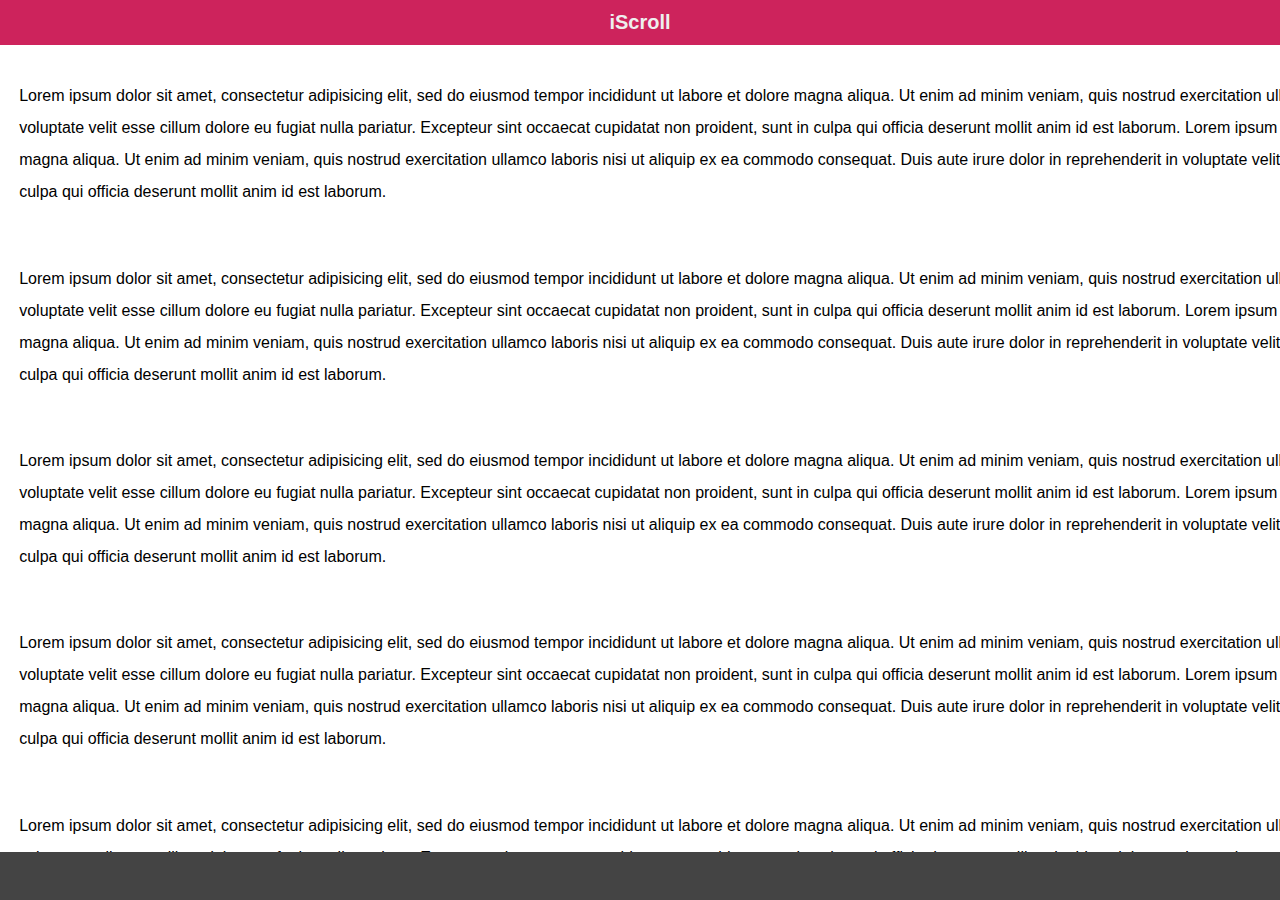
<file: plugin/iscroll/demos/2d-scroll/index.html>
<!DOCTYPE html>
<html>
<head>
<meta charset="utf-8">
<meta name="viewport" content="width=device-width, initial-scale=1.0, user-scalable=0, minimum-scale=1.0, maximum-scale=1.0">

<title>iScroll demo: 2d scroll</title>

<script type="text/javascript" src="../../build/iscroll.js"></script>

<script type="text/javascript">

var myScroll;

function loaded () {
	myScroll = new IScroll('#wrapper', { scrollX: true, freeScroll: true });
}

document.addEventListener('touchmove', function (e) { e.preventDefault(); }, false);

</script>

<style type="text/css">
* {
	-webkit-box-sizing: border-box;
	-moz-box-sizing: border-box;
	box-sizing: border-box;
}

html {
	-ms-touch-action: none;
}

body,ul,li {
	padding: 0;
	margin: 0;
	border: 0;
}

body {
	font-size: 12px;
	font-family: ubuntu, helvetica, arial;
	overflow: hidden; /* this is important to prevent the whole page to bounce */
}

#header {
	position: absolute;
	z-index: 2;
	top: 0;
	left: 0;
	width: 100%;
	height: 45px;
	line-height: 45px;
	background: #CD235C;
	padding: 0;
	color: #eee;
	font-size: 20px;
	text-align: center;
	font-weight: bold;
}

#footer {
	position: absolute;
	z-index: 2;
	bottom: 0;
	left: 0;
	width: 100%;
	height: 48px;
	background: #444;
	padding: 0;
	border-top: 1px solid #444;
}

#wrapper {
	position: absolute;
	z-index: 1;
	top: 45px;
	bottom: 48px;
	left: 0;
	width: 100%;
	background: #ccc;
	overflow: hidden;
}

#scroller {
	position: absolute;
	z-index: 1;
	-webkit-tap-highlight-color: rgba(0,0,0,0);
	width: 2000px;
	-webkit-transform: translateZ(0);
	-moz-transform: translateZ(0);
	-ms-transform: translateZ(0);
	-o-transform: translateZ(0);
	transform: translateZ(0);
	-webkit-touch-callout: none;
	-webkit-user-select: none;
	-moz-user-select: none;
	-ms-user-select: none;
	user-select: none;
	-webkit-text-size-adjust: none;
	-moz-text-size-adjust: none;
	-ms-text-size-adjust: none;
	-o-text-size-adjust: none;
	text-size-adjust: none;
	background: #fff;
}

p {
	font-size: 16px;
	padding: 1.2em;
	line-height: 200%;
}

</style>
</head>
<body onload="loaded()">
<div id="header">iScroll</div>

<div id="wrapper">
	<div id="scroller">
		<p>Lorem ipsum dolor sit amet, consectetur adipisicing elit, sed do eiusmod tempor incididunt ut labore et dolore magna aliqua. Ut enim ad minim veniam, quis nostrud exercitation ullamco laboris nisi ut aliquip ex ea commodo consequat. Duis aute irure dolor in reprehenderit in voluptate velit esse cillum dolore eu fugiat nulla pariatur. Excepteur sint occaecat cupidatat non proident, sunt in culpa qui officia deserunt mollit anim id est laborum. Lorem ipsum dolor sit amet, consectetur adipisicing elit, sed do eiusmod tempor incididunt ut labore et dolore magna aliqua. Ut enim ad minim veniam, quis nostrud exercitation ullamco laboris nisi ut aliquip ex ea commodo consequat. Duis aute irure dolor in reprehenderit in voluptate velit esse cillum dolore eu fugiat nulla pariatur. Excepteur sint occaecat cupidatat non proident, sunt in culpa qui officia deserunt mollit anim id est laborum.</p>

		<p>Lorem ipsum dolor sit amet, consectetur adipisicing elit, sed do eiusmod tempor incididunt ut labore et dolore magna aliqua. Ut enim ad minim veniam, quis nostrud exercitation ullamco laboris nisi ut aliquip ex ea commodo consequat. Duis aute irure dolor in reprehenderit in voluptate velit esse cillum dolore eu fugiat nulla pariatur. Excepteur sint occaecat cupidatat non proident, sunt in culpa qui officia deserunt mollit anim id est laborum. Lorem ipsum dolor sit amet, consectetur adipisicing elit, sed do eiusmod tempor incididunt ut labore et dolore magna aliqua. Ut enim ad minim veniam, quis nostrud exercitation ullamco laboris nisi ut aliquip ex ea commodo consequat. Duis aute irure dolor in reprehenderit in voluptate velit esse cillum dolore eu fugiat nulla pariatur. Excepteur sint occaecat cupidatat non proident, sunt in culpa qui officia deserunt mollit anim id est laborum.</p>

		<p>Lorem ipsum dolor sit amet, consectetur adipisicing elit, sed do eiusmod tempor incididunt ut labore et dolore magna aliqua. Ut enim ad minim veniam, quis nostrud exercitation ullamco laboris nisi ut aliquip ex ea commodo consequat. Duis aute irure dolor in reprehenderit in voluptate velit esse cillum dolore eu fugiat nulla pariatur. Excepteur sint occaecat cupidatat non proident, sunt in culpa qui officia deserunt mollit anim id est laborum. Lorem ipsum dolor sit amet, consectetur adipisicing elit, sed do eiusmod tempor incididunt ut labore et dolore magna aliqua. Ut enim ad minim veniam, quis nostrud exercitation ullamco laboris nisi ut aliquip ex ea commodo consequat. Duis aute irure dolor in reprehenderit in voluptate velit esse cillum dolore eu fugiat nulla pariatur. Excepteur sint occaecat cupidatat non proident, sunt in culpa qui officia deserunt mollit anim id est laborum.</p>

		<p>Lorem ipsum dolor sit amet, consectetur adipisicing elit, sed do eiusmod tempor incididunt ut labore et dolore magna aliqua. Ut enim ad minim veniam, quis nostrud exercitation ullamco laboris nisi ut aliquip ex ea commodo consequat. Duis aute irure dolor in reprehenderit in voluptate velit esse cillum dolore eu fugiat nulla pariatur. Excepteur sint occaecat cupidatat non proident, sunt in culpa qui officia deserunt mollit anim id est laborum. Lorem ipsum dolor sit amet, consectetur adipisicing elit, sed do eiusmod tempor incididunt ut labore et dolore magna aliqua. Ut enim ad minim veniam, quis nostrud exercitation ullamco laboris nisi ut aliquip ex ea commodo consequat. Duis aute irure dolor in reprehenderit in voluptate velit esse cillum dolore eu fugiat nulla pariatur. Excepteur sint occaecat cupidatat non proident, sunt in culpa qui officia deserunt mollit anim id est laborum.</p>

		<p>Lorem ipsum dolor sit amet, consectetur adipisicing elit, sed do eiusmod tempor incididunt ut labore et dolore magna aliqua. Ut enim ad minim veniam, quis nostrud exercitation ullamco laboris nisi ut aliquip ex ea commodo consequat. Duis aute irure dolor in reprehenderit in voluptate velit esse cillum dolore eu fugiat nulla pariatur. Excepteur sint occaecat cupidatat non proident, sunt in culpa qui officia deserunt mollit anim id est laborum. Lorem ipsum dolor sit amet, consectetur adipisicing elit, sed do eiusmod tempor incididunt ut labore et dolore magna aliqua. Ut enim ad minim veniam, quis nostrud exercitation ullamco laboris nisi ut aliquip ex ea commodo consequat. Duis aute irure dolor in reprehenderit in voluptate velit esse cillum dolore eu fugiat nulla pariatur. Excepteur sint occaecat cupidatat non proident, sunt in culpa qui officia deserunt mollit anim id est laborum.</p>

		<p>Lorem ipsum dolor sit amet, consectetur adipisicing elit, sed do eiusmod tempor incididunt ut labore et dolore magna aliqua. Ut enim ad minim veniam, quis nostrud exercitation ullamco laboris nisi ut aliquip ex ea commodo consequat. Duis aute irure dolor in reprehenderit in voluptate velit esse cillum dolore eu fugiat nulla pariatur. Excepteur sint occaecat cupidatat non proident, sunt in culpa qui officia deserunt mollit anim id est laborum. Lorem ipsum dolor sit amet, consectetur adipisicing elit, sed do eiusmod tempor incididunt ut labore et dolore magna aliqua. Ut enim ad minim veniam, quis nostrud exercitation ullamco laboris nisi ut aliquip ex ea commodo consequat. Duis aute irure dolor in reprehenderit in voluptate velit esse cillum dolore eu fugiat nulla pariatur. Excepteur sint occaecat cupidatat non proident, sunt in culpa qui officia deserunt mollit anim id est laborum.</p>
	</div>
</div>

<div id="footer"></div>

</body>
</html>
</file>
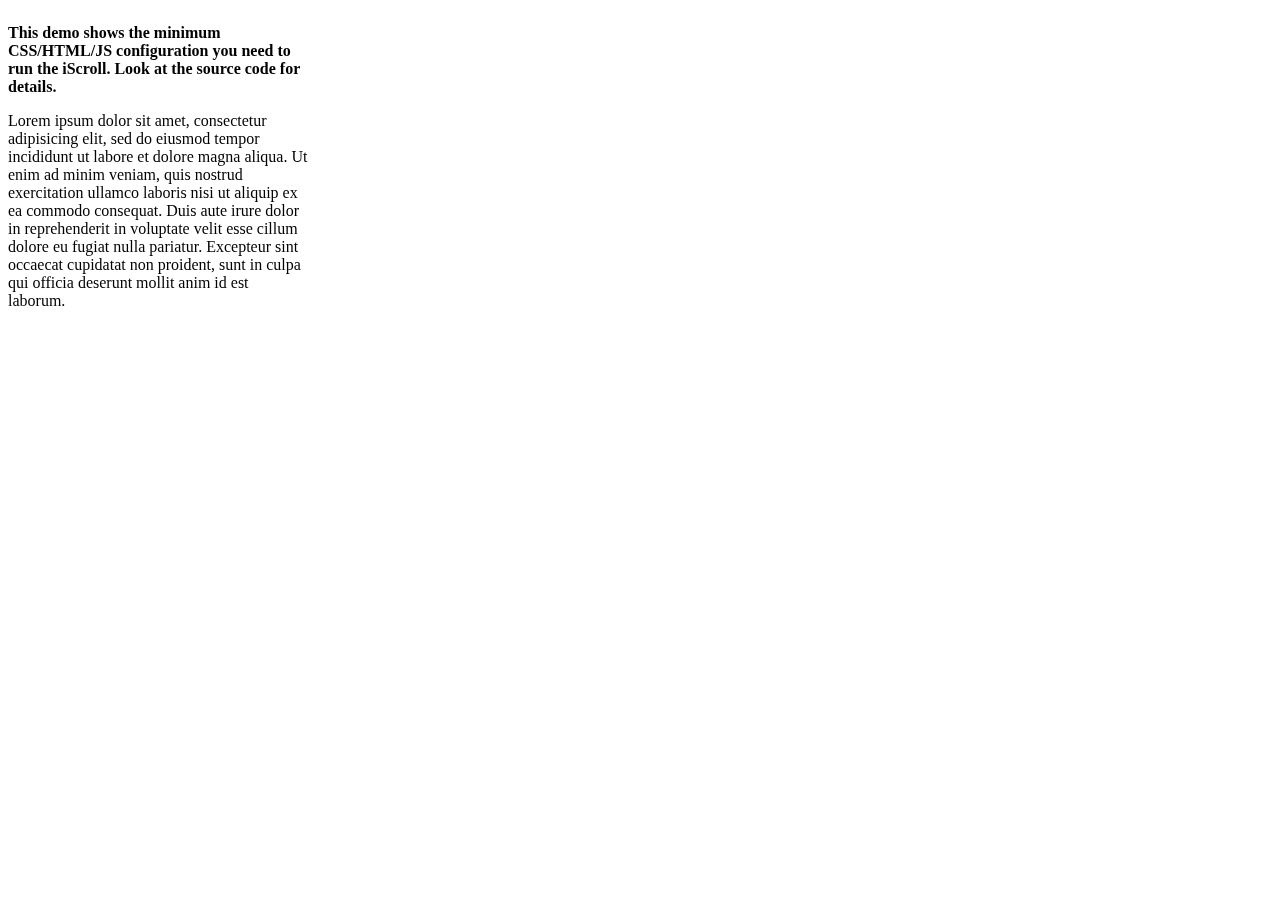
<file: plugin/iscroll/demos/barebone/index.html>
<!DOCTYPE html>
<html>
<head>
<meta charset="utf-8">
<meta name="viewport" content="width=device-width, initial-scale=1.0, user-scalable=0, minimum-scale=1.0, maximum-scale=1.0">

<title>iScroll demo: barebone</title>

<script type="text/javascript" src="../../build/iscroll.js"></script>

<script type="text/javascript">

var myScroll;

function loaded () {
	myScroll = new IScroll('#wrapper');
}

document.addEventListener('touchmove', function (e) { e.preventDefault(); }, false);

</script>

<style>
body {
	/* On modern browsers, prevent the whole page to bounce */
	overflow: hidden;
}

#wrapper {
	position: relative;
	width: 300px;
	height: 300px;
	overflow: hidden;

	/* Prevent native touch events on Windows */
	-ms-touch-action: none;

	/* Prevent the callout on tap-hold and text selection */
	-webkit-touch-callout: none;
	-webkit-user-select: none;
	-moz-user-select: none;
	-ms-user-select: none;
	user-select: none;

	/* Prevent text resize on orientation change, useful for web-apps */
	-webkit-text-size-adjust: none;
	-moz-text-size-adjust: none;
	-ms-text-size-adjust: none;
	-o-text-size-adjust: none;
	text-size-adjust: none;
}

#scroller {
	position: absolute;

	/* Prevent elements to be highlighted on tap */
	-webkit-tap-highlight-color: rgba(0,0,0,0);

	/* Put the scroller into the HW Compositing layer right from the start */
	-webkit-transform: translateZ(0);
	-moz-transform: translateZ(0);
	-ms-transform: translateZ(0);
	-o-transform: translateZ(0);
	transform: translateZ(0);
}
</style>

</head>
<body onload="loaded()">

<div id="wrapper">
	<div id="scroller">
		<p><strong>This demo shows the minimum CSS/HTML/JS configuration you need to run the iScroll. Look at the source code for details.</strong></p>

		<p>Lorem ipsum dolor sit amet, consectetur adipisicing elit, sed do eiusmod tempor incididunt ut labore et dolore magna aliqua. Ut enim ad minim veniam, quis nostrud exercitation ullamco laboris nisi ut aliquip ex ea commodo consequat. Duis aute irure dolor in reprehenderit in voluptate velit esse cillum dolore eu fugiat nulla pariatur. Excepteur sint occaecat cupidatat non proident, sunt in culpa qui officia deserunt mollit anim id est laborum.</p>

		<p>Sed ut perspiciatis unde omnis iste natus error sit voluptatem accusantium doloremque laudantium, totam rem aperiam, eaque ipsa quae ab illo inventore veritatis et quasi architecto beatae vitae dicta sunt explicabo. Nemo enim ipsam voluptatem quia voluptas sit aspernatur aut odit aut fugit, sed quia consequuntur magni dolores eos qui ratione voluptatem sequi nesciunt. Neque porro quisquam est, qui dolorem ipsum quia dolor sit amet, consectetur, adipisci velit, sed quia non numquam eius modi tempora incidunt ut labore et dolore magnam aliquam quaerat voluptatem. Ut enim ad minima veniam, quis nostrum exercitationem ullam corporis suscipit laboriosam, nisi ut aliquid ex ea commodi consequatur? Quis autem vel eum iure reprehenderit qui in ea voluptate velit esse quam nihil molestiae consequatur, vel illum qui dolorem eum fugiat quo voluptas nulla pariatur?</p>

		<p>At vero eos et accusamus et iusto odio dignissimos ducimus qui blanditiis praesentium voluptatum deleniti atque corrupti quos dolores et quas molestias excepturi sint occaecati cupiditate non provident, similique sunt in culpa qui officia deserunt mollitia animi, id est laborum et dolorum fuga. Et harum quidem rerum facilis est et expedita distinctio. Nam libero tempore, cum soluta nobis est eligendi optio cumque nihil impedit quo minus id quod maxime placeat facere possimus, omnis voluptas assumenda est, omnis dolor repellendus. Temporibus autem quibusdam et aut officiis debitis aut rerum necessitatibus saepe eveniet ut et voluptates repudiandae sint et molestiae non recusandae. Itaque earum rerum hic tenetur a sapiente delectus, ut aut reiciendis voluptatibus maiores alias consequatur aut perferendis doloribus asperiores repellat.</p>
	</div>
</div>

</body>
</html>
</file>
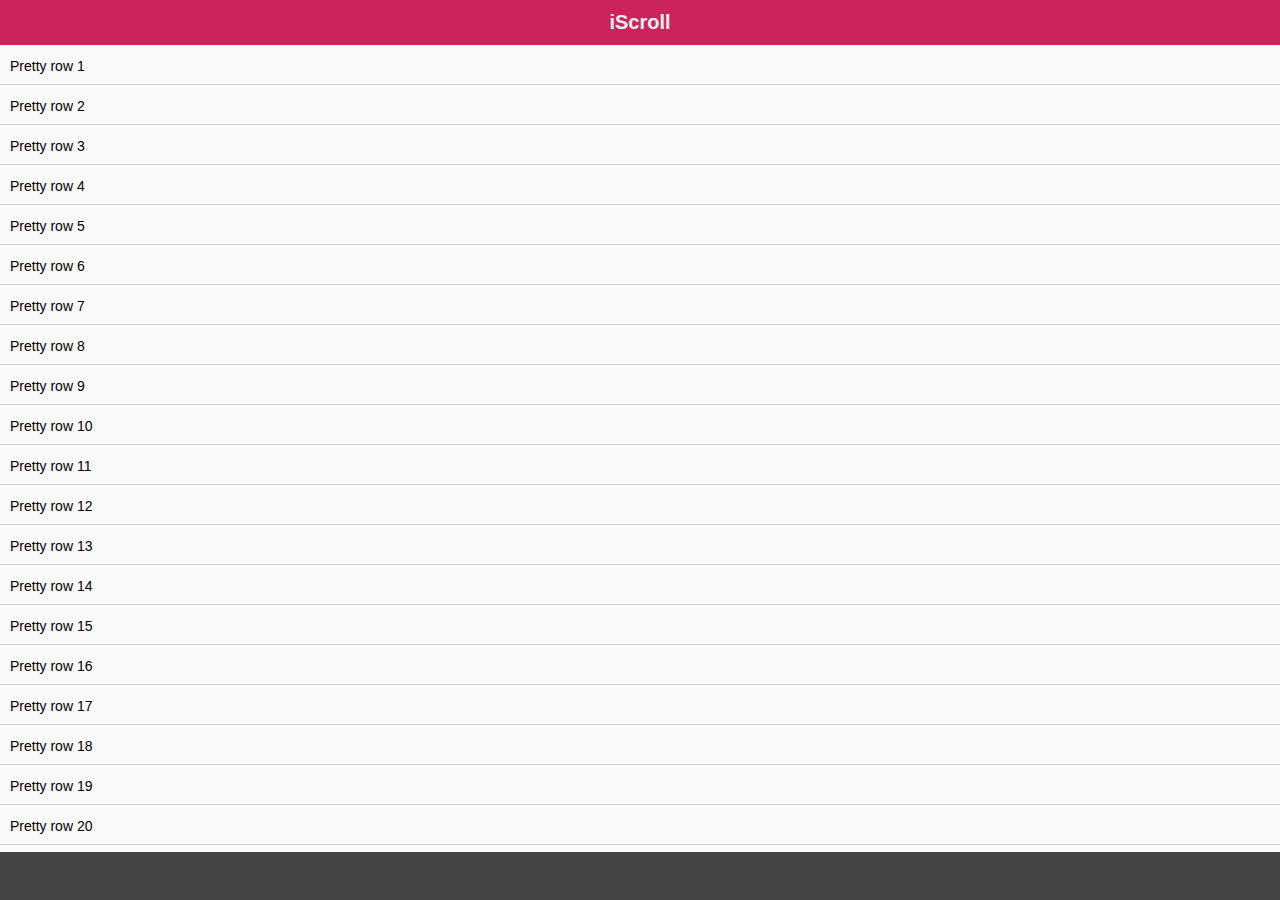
<file: plugin/iscroll/demos/bounce-easing/index.html>
<!DOCTYPE html>
<html>
<head>
<meta charset="utf-8">
<meta name="viewport" content="width=device-width, initial-scale=1.0, user-scalable=0, minimum-scale=1.0, maximum-scale=1.0">

<title>iScroll demo: bounce easing</title>

<script type="text/javascript" src="../../build/iscroll.js"></script>

<script type="text/javascript">

var myScroll;

function loaded () {
	myScroll = new IScroll('#wrapper', { bounceEasing: 'elastic', bounceTime: 1200 });
}

document.addEventListener('touchmove', function (e) { e.preventDefault(); }, false);

</script>

<style type="text/css">
* {
	-webkit-box-sizing: border-box;
	-moz-box-sizing: border-box;
	box-sizing: border-box;
}

html {
	-ms-touch-action: none;
}

body,ul,li {
	padding: 0;
	margin: 0;
	border: 0;
}

body {
	font-size: 12px;
	font-family: ubuntu, helvetica, arial;
	overflow: hidden; /* this is important to prevent the whole page to bounce */
}

#header {
	position: absolute;
	z-index: 2;
	top: 0;
	left: 0;
	width: 100%;
	height: 45px;
	line-height: 45px;
	background: #CD235C;
	padding: 0;
	color: #eee;
	font-size: 20px;
	text-align: center;
	font-weight: bold;
}

#footer {
	position: absolute;
	z-index: 2;
	bottom: 0;
	left: 0;
	width: 100%;
	height: 48px;
	background: #444;
	padding: 0;
	border-top: 1px solid #444;
}

#wrapper {
	position: absolute;
	z-index: 1;
	top: 45px;
	bottom: 48px;
	left: 0;
	width: 100%;
	background: #ccc;
	overflow: hidden;
}

#scroller {
	position: absolute;
	z-index: 1;
	-webkit-tap-highlight-color: rgba(0,0,0,0);
	width: 100%;
	-webkit-transform: translateZ(0);
	-moz-transform: translateZ(0);
	-ms-transform: translateZ(0);
	-o-transform: translateZ(0);
	transform: translateZ(0);
	-webkit-touch-callout: none;
	-webkit-user-select: none;
	-moz-user-select: none;
	-ms-user-select: none;
	user-select: none;
	-webkit-text-size-adjust: none;
	-moz-text-size-adjust: none;
	-ms-text-size-adjust: none;
	-o-text-size-adjust: none;
	text-size-adjust: none;
}

#scroller ul {
	list-style: none;
	padding: 0;
	margin: 0;
	width: 100%;
	text-align: left;
}

#scroller li {
	padding: 0 10px;
	height: 40px;
	line-height: 40px;
	border-bottom: 1px solid #ccc;
	border-top: 1px solid #fff;
	background-color: #fafafa;
	font-size: 14px;
}

</style>
</head>
<body onload="loaded()">
<div id="header">iScroll</div>

<div id="wrapper">
	<div id="scroller">
		<ul>
			<li>Pretty row 1</li>
			<li>Pretty row 2</li>
			<li>Pretty row 3</li>
			<li>Pretty row 4</li>
			<li>Pretty row 5</li>
			<li>Pretty row 6</li>
			<li>Pretty row 7</li>
			<li>Pretty row 8</li>
			<li>Pretty row 9</li>
			<li>Pretty row 10</li>
			<li>Pretty row 11</li>
			<li>Pretty row 12</li>
			<li>Pretty row 13</li>
			<li>Pretty row 14</li>
			<li>Pretty row 15</li>
			<li>Pretty row 16</li>
			<li>Pretty row 17</li>
			<li>Pretty row 18</li>
			<li>Pretty row 19</li>
			<li>Pretty row 20</li>
			<li>Pretty row 21</li>
			<li>Pretty row 22</li>
			<li>Pretty row 23</li>
			<li>Pretty row 24</li>
			<li>Pretty row 25</li>
			<li>Pretty row 26</li>
			<li>Pretty row 27</li>
			<li>Pretty row 28</li>
			<li>Pretty row 29</li>
			<li>Pretty row 30</li>
			<li>Pretty row 31</li>
			<li>Pretty row 32</li>
			<li>Pretty row 33</li>
			<li>Pretty row 34</li>
			<li>Pretty row 35</li>
			<li>Pretty row 36</li>
			<li>Pretty row 37</li>
			<li>Pretty row 38</li>
			<li>Pretty row 39</li>
			<li>Pretty row 40</li>
			<li>Pretty row 41</li>
			<li>Pretty row 42</li>
			<li>Pretty row 43</li>
			<li>Pretty row 44</li>
			<li>Pretty row 45</li>
			<li>Pretty row 46</li>
			<li>Pretty row 47</li>
			<li>Pretty row 48</li>
			<li>Pretty row 49</li>
			<li>Pretty row 50</li>
		</ul>
	</div>
</div>

<div id="footer"></div>

</body>
</html>
</file>
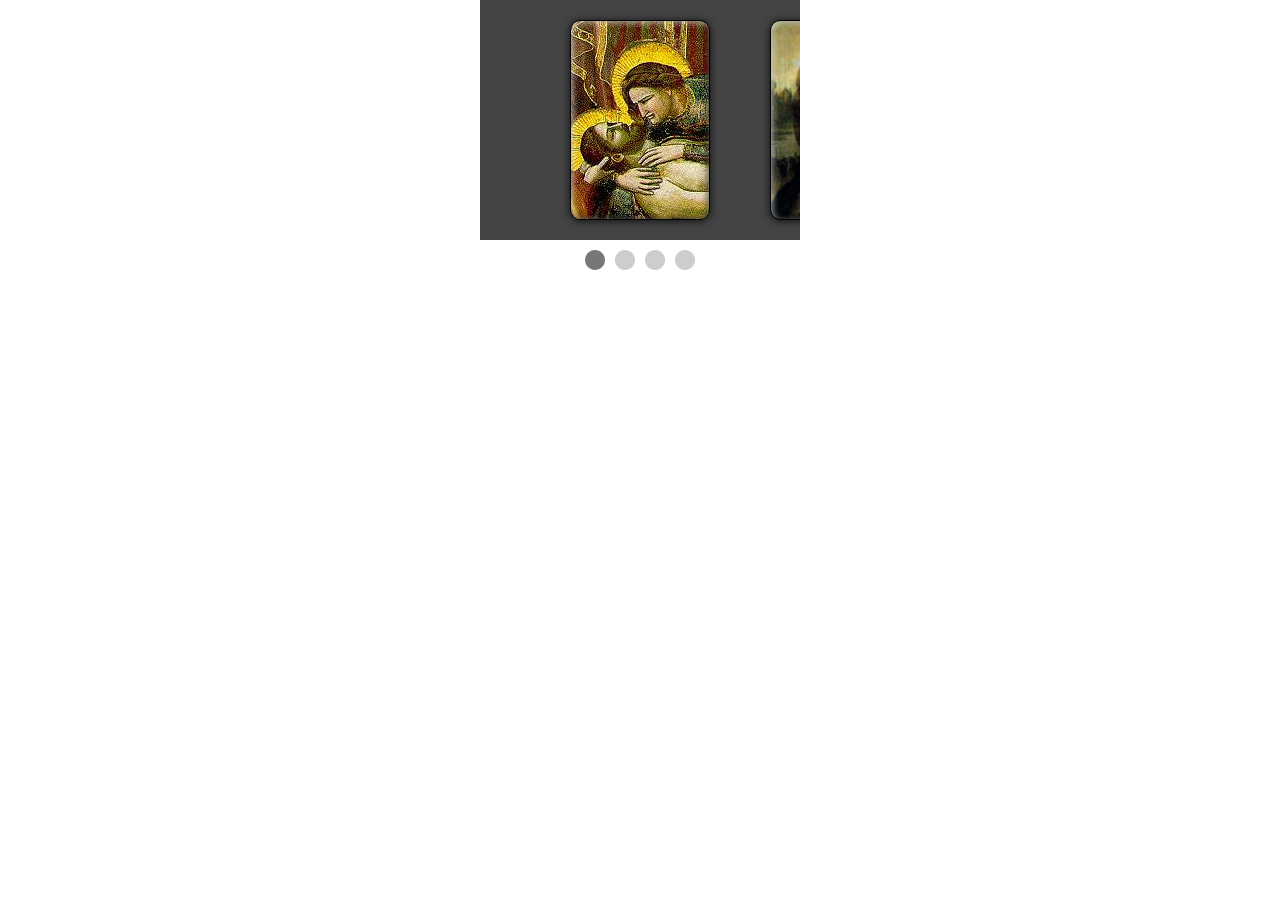
<file: plugin/iscroll/demos/carousel/index.html>
<!DOCTYPE html>
<html>
<head>
<meta charset="utf-8">
<meta name="viewport" content="width=device-width, initial-scale=1.0, user-scalable=0, minimum-scale=1.0, maximum-scale=1.0">

<title>iScroll demo: carousel</title>

<script type="text/javascript" src="../../build/iscroll.js"></script>

<script type="text/javascript">

var myScroll;

function loaded () {
	myScroll = new IScroll('#wrapper', {
		scrollX: true,
		scrollY: false,
		momentum: false,
		snap: true,
		snapSpeed: 400,
		keyBindings: true,
		indicators: {
			el: document.getElementById('indicator'),
			resize: false
		}
	});
}

document.addEventListener('touchmove', function (e) { e.preventDefault(); }, false);
</script>

<style type="text/css">
* {
	-webkit-box-sizing: border-box;
	-moz-box-sizing: border-box;
	box-sizing: border-box;
}

html {
	-ms-touch-action: none;
}

body, ul, li {
	padding: 0;
	margin: 0;
	border: 0;
}

body {
	font-size: 12px;
	font-family: ubuntu, helvetica, arial;
	overflow: hidden; /* this is important to prevent the whole page to bounce */
}

#viewport {
	position: relative;
	width: 320px;
	height: 240px;
	margin: 0 auto;
	background: #444;
	overflow: hidden;
}

#wrapper {
	width: 200px;
	height: 240px;
	margin: 0 auto;
}

#scroller {
	position: absolute;
	z-index: 1;
	-webkit-tap-highlight-color: rgba(0,0,0,0);
	width: 800px;
	height: 240px;
	-webkit-transform: translateZ(0);
	-moz-transform: translateZ(0);
	-ms-transform: translateZ(0);
	-o-transform: translateZ(0);
	transform: translateZ(0);
	-webkit-touch-callout: none;
	-webkit-user-select: none;
	-moz-user-select: none;
	-ms-user-select: none;
	user-select: none;
	-webkit-text-size-adjust: none;
	-moz-text-size-adjust: none;
	-ms-text-size-adjust: none;
	-o-text-size-adjust: none;
	text-size-adjust: none;
	background-color: #444;
}

.slide {
	width: 200px;
	height: 240px;
	float: left;
}

.painting {
	width: 140px;
	height: 200px;
	border-radius: 10px;
	margin: 20px auto;
	border: 1px solid #000;
	box-shadow:
		inset 2px 2px 6px rgba(255,255,255,0.6),
		inset -2px -2px 6px rgba(0,0,0,0.6),
		0 1px 8px rgba(0,0,0,0.8);
}

.giotto {
	background: url(giotto.jpg);
}

.leonardo {
	background: url(leonardo.jpg);
}

.gaugin {
	background: url(gaugin.jpg);
}

.warhol {
	background: url(warhol.jpg);
}

#indicator {
	position: relative;
	width: 110px;
	height: 20px;
	margin: 10px auto;
	background: url([data-uri]);
}

#dotty {
	position: absolute;
	width: 20px;
	height: 20px;
	border-radius: 10px;
	background: #777;
}

</style>
</head>
<body onload="loaded()">

<div id="viewport">
	<div id="wrapper">
		<div id="scroller">
			<div class="slide">
				<div class="painting giotto"></div>
			</div>
			<div class="slide">
				<div class="painting leonardo"></div>
			</div>
			<div class="slide">
				<div class="painting gaugin"></div>
			</div>
			<div class="slide">
				<div class="painting warhol"></div>
			</div>
		</div>
	</div>
</div>

<div id="indicator">
	<div id="dotty"></div>
</div>

</body>
</html>
</file>
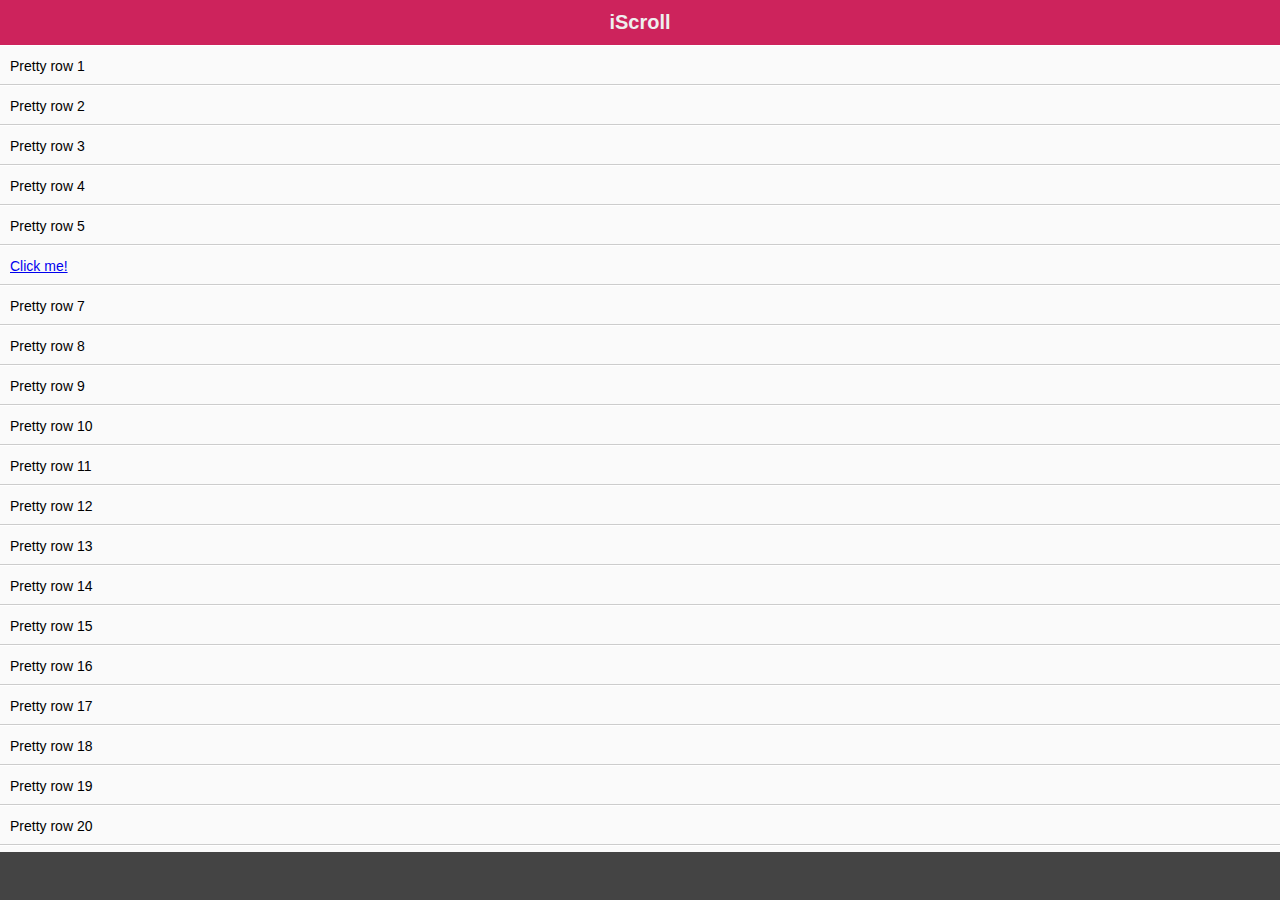
<file: plugin/iscroll/demos/click/index.html>
<!DOCTYPE html>
<html>
<head>
<meta charset="utf-8">
<meta name="viewport" content="width=device-width, initial-scale=1.0, user-scalable=0, minimum-scale=1.0, maximum-scale=1.0">

<title>iScroll demo: click</title>

<script type="text/javascript" src="../../build/iscroll.js"></script>

<script type="text/javascript">

var myScroll;

function loaded () {
	myScroll = new IScroll('#wrapper', { mouseWheel: true, click: true });
}

document.addEventListener('touchmove', function (e) { e.preventDefault(); }, false);

</script>

<style type="text/css">
* {
	-webkit-box-sizing: border-box;
	-moz-box-sizing: border-box;
	box-sizing: border-box;
}

html {
	-ms-touch-action: none;
}

body,ul,li {
	padding: 0;
	margin: 0;
	border: 0;
}

body {
	font-size: 12px;
	font-family: ubuntu, helvetica, arial;
	overflow: hidden; /* this is important to prevent the whole page to bounce */
}

#header {
	position: absolute;
	z-index: 2;
	top: 0;
	left: 0;
	width: 100%;
	height: 45px;
	line-height: 45px;
	background: #CD235C;
	padding: 0;
	color: #eee;
	font-size: 20px;
	text-align: center;
	font-weight: bold;
}

#footer {
	position: absolute;
	z-index: 2;
	bottom: 0;
	left: 0;
	width: 100%;
	height: 48px;
	background: #444;
	padding: 0;
	border-top: 1px solid #444;
}

#wrapper {
	position: absolute;
	z-index: 1;
	top: 45px;
	bottom: 48px;
	left: 0;
	width: 100%;
	background: #ccc;
	overflow: hidden;
}

#scroller {
	position: absolute;
	z-index: 1;
	-webkit-tap-highlight-color: rgba(0,0,0,0);
	width: 100%;
	-webkit-transform: translateZ(0);
	-moz-transform: translateZ(0);
	-ms-transform: translateZ(0);
	-o-transform: translateZ(0);
	transform: translateZ(0);
	-webkit-touch-callout: none;
	-webkit-user-select: none;
	-moz-user-select: none;
	-ms-user-select: none;
	user-select: none;
	-webkit-text-size-adjust: none;
	-moz-text-size-adjust: none;
	-ms-text-size-adjust: none;
	-o-text-size-adjust: none;
	text-size-adjust: none;
}

#scroller ul {
	list-style: none;
	padding: 0;
	margin: 0;
	width: 100%;
	text-align: left;
}

#scroller li {
	padding: 0 10px;
	height: 40px;
	line-height: 40px;
	border-bottom: 1px solid #ccc;
	border-top: 1px solid #fff;
	background-color: #fafafa;
	font-size: 14px;
}

</style>
</head>
<body onload="loaded()">
<div id="header">iScroll</div>

<div id="wrapper">
	<div id="scroller">
		<ul>
			<li>Pretty row 1</li>
			<li>Pretty row 2</li>
			<li>Pretty row 3</li>
			<li>Pretty row 4</li>
			<li>Pretty row 5</li>
			<li id="me"><a href="#" onclick="console.log(this.parentNode.style.backgroundColor);this.parentNode.style.backgroundColor=this.parentNode.style.backgroundColor==''?'#a00':'';return false">Click me!</a></li>
			<li>Pretty row 7</li>
			<li>Pretty row 8</li>
			<li>Pretty row 9</li>
			<li>Pretty row 10</li>
			<li>Pretty row 11</li>
			<li>Pretty row 12</li>
			<li>Pretty row 13</li>
			<li>Pretty row 14</li>
			<li>Pretty row 15</li>
			<li>Pretty row 16</li>
			<li>Pretty row 17</li>
			<li>Pretty row 18</li>
			<li>Pretty row 19</li>
			<li>Pretty row 20</li>
			<li>Pretty row 21</li>
			<li>Pretty row 22</li>
			<li>Pretty row 23</li>
			<li>Pretty row 24</li>
			<li>Pretty row 25</li>
			<li>Pretty row 26</li>
			<li>Pretty row 27</li>
			<li>Pretty row 28</li>
			<li>Pretty row 29</li>
			<li>Pretty row 30</li>
			<li>Pretty row 31</li>
			<li>Pretty row 32</li>
			<li>Pretty row 33</li>
			<li>Pretty row 34</li>
			<li>Pretty row 35</li>
			<li>Pretty row 36</li>
			<li>Pretty row 37</li>
			<li>Pretty row 38</li>
			<li>Pretty row 39</li>
			<li>Pretty row 40</li>
			<li>Pretty row 41</li>
			<li>Pretty row 42</li>
			<li>Pretty row 43</li>
			<li>Pretty row 44</li>
			<li>Pretty row 45</li>
			<li>Pretty row 46</li>
			<li>Pretty row 47</li>
			<li>Pretty row 48</li>
			<li>Pretty row 49</li>
			<li>Pretty row 50</li>
		</ul>
	</div>
</div>

<div id="footer"></div>

</body>
</html>
</file>
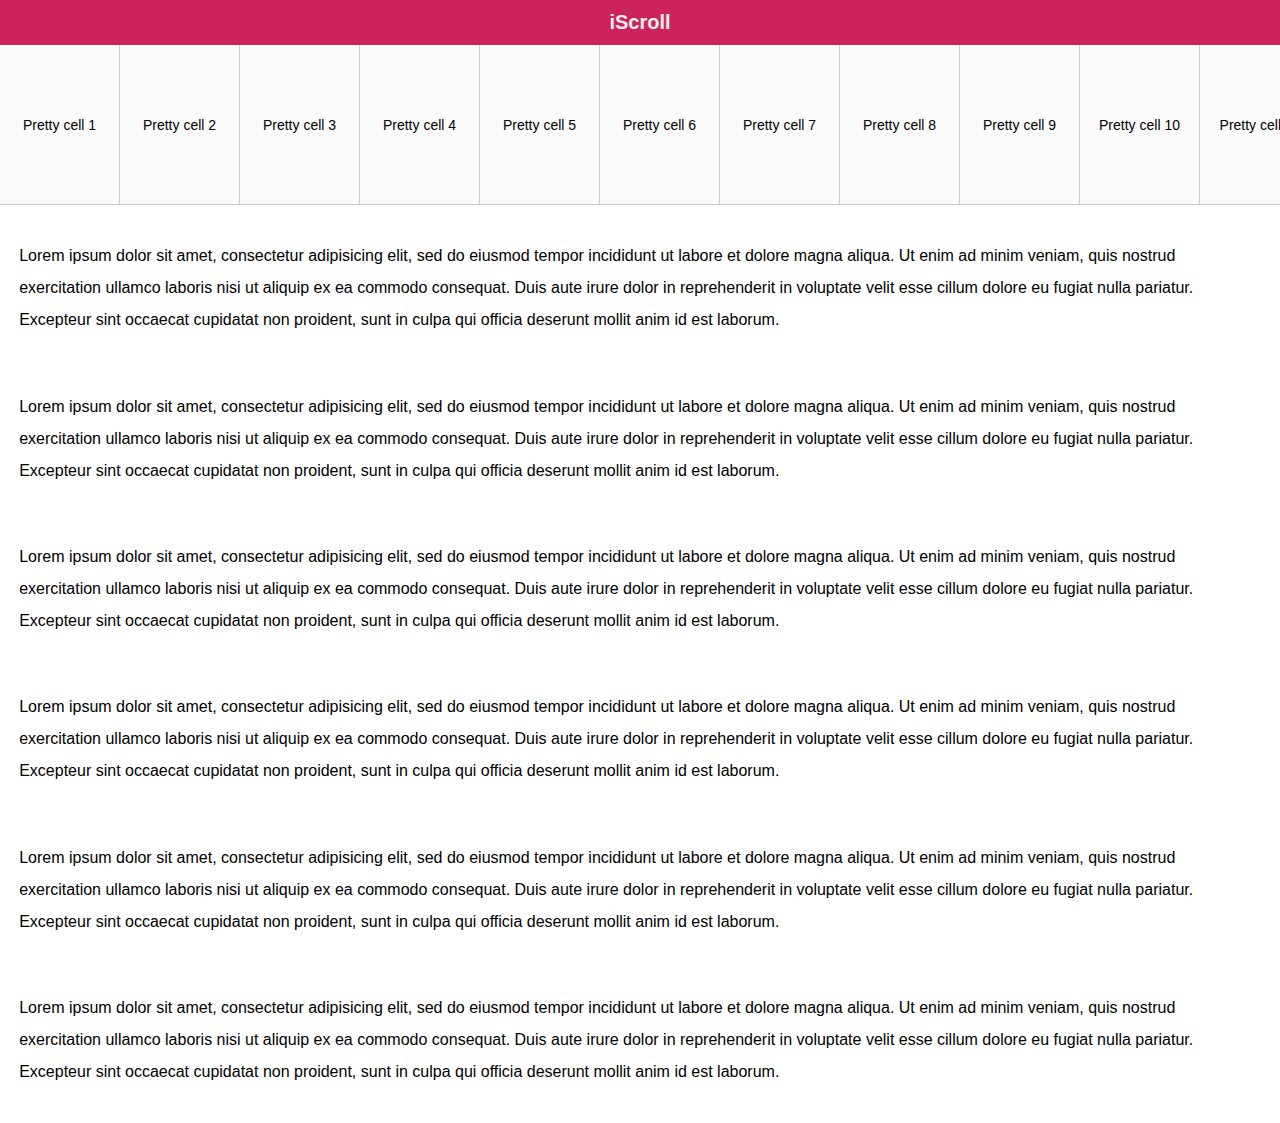
<file: plugin/iscroll/demos/event-passthrough/index.html>
<!DOCTYPE html>
<html>
<head>
<meta charset="utf-8">
<meta name="viewport" content="width=device-width, initial-scale=1.0, user-scalable=0, minimum-scale=1.0, maximum-scale=1.0">

<title>iScroll demo: Event Passthrough</title>

<script type="text/javascript" src="../../build/iscroll.js"></script>

<script type="text/javascript">

var myScroll;

function loaded () {
	myScroll = new IScroll('#wrapper', { eventPassthrough: true, scrollX: true, scrollY: false, preventDefault: false });
}

</script>

<style type="text/css">
* {
	-webkit-box-sizing: border-box;
	-moz-box-sizing: border-box;
	box-sizing: border-box;
}

body,ul,li {
	padding: 0;
	margin: 0;
	border: 0;
}

body {
	font-size: 12px;
	font-family: ubuntu, helvetica, arial;
}

#header {
	width: 100%;
	height: 45px;
	line-height: 45px;
	background: #CD235C;
	padding: 0;
	color: #eee;
	font-size: 20px;
	text-align: center;
	font-weight: bold;
}

#wrapper {
	position: relative;
	z-index: 1;
	height: 160px;
	width: 100%;
	background: #ccc;
	overflow: hidden;
	-ms-touch-action: none;
}

#scroller {
	position: absolute;
	z-index: 1;
	-webkit-tap-highlight-color: rgba(0,0,0,0);
	width: 2400px;
	height: 160px;
	-webkit-transform: translateZ(0);
	-moz-transform: translateZ(0);
	-ms-transform: translateZ(0);
	-o-transform: translateZ(0);
	transform: translateZ(0);
	-webkit-touch-callout: none;
	-webkit-user-select: none;
	-moz-user-select: none;
	-ms-user-select: none;
	user-select: none;
	-webkit-text-size-adjust: none;
	-moz-text-size-adjust: none;
	-ms-text-size-adjust: none;
	-o-text-size-adjust: none;
	text-size-adjust: none;
}

#scroller ul {
	list-style: none;
	width: 100%;
	padding: 0;
	margin: 0;
}

#scroller li {
	width: 120px;
	height: 160px;
	float: left;
	line-height: 160px;
	border-right: 1px solid #ccc;
	border-bottom: 1px solid #ccc;
	background-color: #fafafa;
	font-size: 14px;
	overflow: hidden;
	text-align: center;
}

p {
	font-size: 16px;
	padding: 1.2em;
	line-height: 200%;
}

</style>
</head>
<body onload="loaded()">
<div id="header">iScroll</div>

<div id="wrapper">
	<div id="scroller">
		<ul>
			<li>Pretty cell 1</li>
			<li>Pretty cell 2</li>
			<li>Pretty cell 3</li>
			<li>Pretty cell 4</li>
			<li>Pretty cell 5</li>
			<li>Pretty cell 6</li>
			<li>Pretty cell 7</li>
			<li>Pretty cell 8</li>
			<li>Pretty cell 9</li>
			<li>Pretty cell 10</li>
			<li>Pretty cell 11</li>
			<li>Pretty cell 12</li>
			<li>Pretty cell 13</li>
			<li>Pretty cell 14</li>
			<li>Pretty cell 15</li>
			<li>Pretty cell 16</li>
			<li>Pretty cell 17</li>
			<li>Pretty cell 18</li>
			<li>Pretty cell 19</li>
			<li>Pretty cell 20</li>
		</ul>
	</div>
</div>

<p>Lorem ipsum dolor sit amet, consectetur adipisicing elit, sed do eiusmod tempor incididunt ut labore et dolore magna aliqua. Ut enim ad minim veniam, quis nostrud exercitation ullamco laboris nisi ut aliquip ex ea commodo consequat. Duis aute irure dolor in reprehenderit in voluptate velit esse cillum dolore eu fugiat nulla pariatur. Excepteur sint occaecat cupidatat non proident, sunt in culpa qui officia deserunt mollit anim id est laborum.</p>

<p>Lorem ipsum dolor sit amet, consectetur adipisicing elit, sed do eiusmod tempor incididunt ut labore et dolore magna aliqua. Ut enim ad minim veniam, quis nostrud exercitation ullamco laboris nisi ut aliquip ex ea commodo consequat. Duis aute irure dolor in reprehenderit in voluptate velit esse cillum dolore eu fugiat nulla pariatur. Excepteur sint occaecat cupidatat non proident, sunt in culpa qui officia deserunt mollit anim id est laborum.</p>

<p>Lorem ipsum dolor sit amet, consectetur adipisicing elit, sed do eiusmod tempor incididunt ut labore et dolore magna aliqua. Ut enim ad minim veniam, quis nostrud exercitation ullamco laboris nisi ut aliquip ex ea commodo consequat. Duis aute irure dolor in reprehenderit in voluptate velit esse cillum dolore eu fugiat nulla pariatur. Excepteur sint occaecat cupidatat non proident, sunt in culpa qui officia deserunt mollit anim id est laborum.</p>

<p>Lorem ipsum dolor sit amet, consectetur adipisicing elit, sed do eiusmod tempor incididunt ut labore et dolore magna aliqua. Ut enim ad minim veniam, quis nostrud exercitation ullamco laboris nisi ut aliquip ex ea commodo consequat. Duis aute irure dolor in reprehenderit in voluptate velit esse cillum dolore eu fugiat nulla pariatur. Excepteur sint occaecat cupidatat non proident, sunt in culpa qui officia deserunt mollit anim id est laborum.</p>

<p>Lorem ipsum dolor sit amet, consectetur adipisicing elit, sed do eiusmod tempor incididunt ut labore et dolore magna aliqua. Ut enim ad minim veniam, quis nostrud exercitation ullamco laboris nisi ut aliquip ex ea commodo consequat. Duis aute irure dolor in reprehenderit in voluptate velit esse cillum dolore eu fugiat nulla pariatur. Excepteur sint occaecat cupidatat non proident, sunt in culpa qui officia deserunt mollit anim id est laborum.</p>

<p>Lorem ipsum dolor sit amet, consectetur adipisicing elit, sed do eiusmod tempor incididunt ut labore et dolore magna aliqua. Ut enim ad minim veniam, quis nostrud exercitation ullamco laboris nisi ut aliquip ex ea commodo consequat. Duis aute irure dolor in reprehenderit in voluptate velit esse cillum dolore eu fugiat nulla pariatur. Excepteur sint occaecat cupidatat non proident, sunt in culpa qui officia deserunt mollit anim id est laborum.</p>

</body>
</html>
</file>
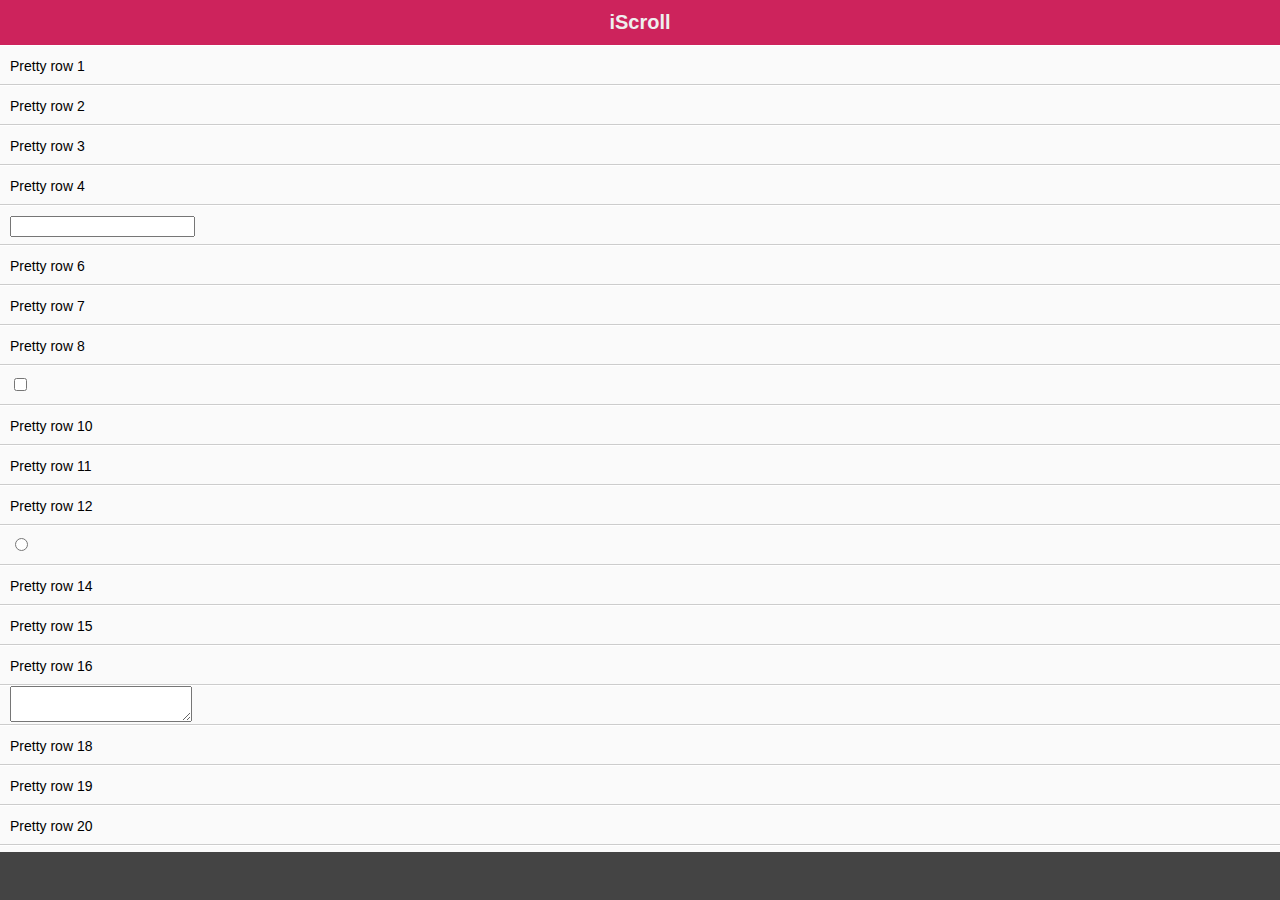
<file: plugin/iscroll/demos/forms/index.html>
<!DOCTYPE html>
<html>
<head>
<meta charset="utf-8">
<meta name="viewport" content="width=device-width, initial-scale=1.0, user-scalable=0, minimum-scale=1.0, maximum-scale=1.0">

<title>iScroll demo: simple</title>

<script type="text/javascript" src="../../build/iscroll.js"></script>

<script type="text/javascript">

var myScroll;

function loaded () {
	myScroll = new IScroll('#wrapper', { mouseWheel: true });
}

document.addEventListener('touchmove', function (e) { e.preventDefault(); }, false);

</script>

<style type="text/css">
* {
	-webkit-box-sizing: border-box;
	-moz-box-sizing: border-box;
	box-sizing: border-box;
}

html {
	-ms-touch-action: none;
}

body,ul,li {
	padding: 0;
	margin: 0;
	border: 0;
}

body {
	font-size: 12px;
	font-family: ubuntu, helvetica, arial;
	overflow: hidden; /* this is important to prevent the whole page to bounce */
}

#header {
	position: absolute;
	z-index: 2;
	top: 0;
	left: 0;
	width: 100%;
	height: 45px;
	line-height: 45px;
	background: #CD235C;
	padding: 0;
	color: #eee;
	font-size: 20px;
	text-align: center;
	font-weight: bold;
}

#footer {
	position: absolute;
	z-index: 2;
	bottom: 0;
	left: 0;
	width: 100%;
	height: 48px;
	background: #444;
	padding: 0;
	border-top: 1px solid #444;
}

#wrapper {
	position: absolute;
	z-index: 1;
	top: 45px;
	bottom: 48px;
	left: 0;
	width: 100%;
	background: #ccc;
	overflow: hidden;
}

#scroller {
	position: absolute;
	z-index: 1;
	-webkit-tap-highlight-color: rgba(0,0,0,0);
	width: 100%;
	-webkit-transform: translateZ(0);
	-moz-transform: translateZ(0);
	-ms-transform: translateZ(0);
	-o-transform: translateZ(0);
	transform: translateZ(0);
	-webkit-touch-callout: none;
	-webkit-user-select: none;
	-moz-user-select: none;
	-ms-user-select: none;
	user-select: none;
	-webkit-text-size-adjust: none;
	-moz-text-size-adjust: none;
	-ms-text-size-adjust: none;
	-o-text-size-adjust: none;
	text-size-adjust: none;
}

#scroller ul {
	list-style: none;
	padding: 0;
	margin: 0;
	width: 100%;
	text-align: left;
}

#scroller li {
	padding: 0 10px;
	height: 40px;
	line-height: 40px;
	border-bottom: 1px solid #ccc;
	border-top: 1px solid #fff;
	background-color: #fafafa;
	font-size: 14px;
}

</style>
</head>
<body onload="loaded()">
<div id="header">iScroll</div>

<div id="wrapper">
	<div id="scroller">
		<ul>
			<li>Pretty row 1</li>
			<li>Pretty row 2</li>
			<li>Pretty row 3</li>
			<li>Pretty row 4</li>
			<li><input type="text"></li>
			<li>Pretty row 6</li>
			<li>Pretty row 7</li>
			<li>Pretty row 8</li>
			<li><input type="checkbox"></li>
			<li>Pretty row 10</li>
			<li>Pretty row 11</li>
			<li>Pretty row 12</li>
			<li><input type="radio"></li>
			<li>Pretty row 14</li>
			<li>Pretty row 15</li>
			<li>Pretty row 16</li>
			<li><textarea></textarea></li>
			<li>Pretty row 18</li>
			<li>Pretty row 19</li>
			<li>Pretty row 20</li>
			<li><select><option>option</option></select></li>
			<li>Pretty row 22</li>
			<li>Pretty row 23</li>
			<li>Pretty row 24</li>
			<li>Pretty row 25</li>
			<li>Pretty row 26</li>
			<li>Pretty row 27</li>
			<li>Pretty row 28</li>
			<li>Pretty row 29</li>
			<li>Pretty row 30</li>
			<li>Pretty row 31</li>
			<li>Pretty row 32</li>
			<li>Pretty row 33</li>
			<li>Pretty row 34</li>
			<li>Pretty row 35</li>
			<li>Pretty row 36</li>
			<li>Pretty row 37</li>
			<li>Pretty row 38</li>
			<li>Pretty row 39</li>
			<li>Pretty row 40</li>
			<li>Pretty row 41</li>
			<li>Pretty row 42</li>
			<li>Pretty row 43</li>
			<li>Pretty row 44</li>
			<li>Pretty row 45</li>
			<li>Pretty row 46</li>
			<li>Pretty row 47</li>
			<li>Pretty row 48</li>
			<li>Pretty row 49</li>
			<li>Pretty row 50</li>
		</ul>
	</div>
</div>

<div id="footer"></div>

</body>
</html>
</file>
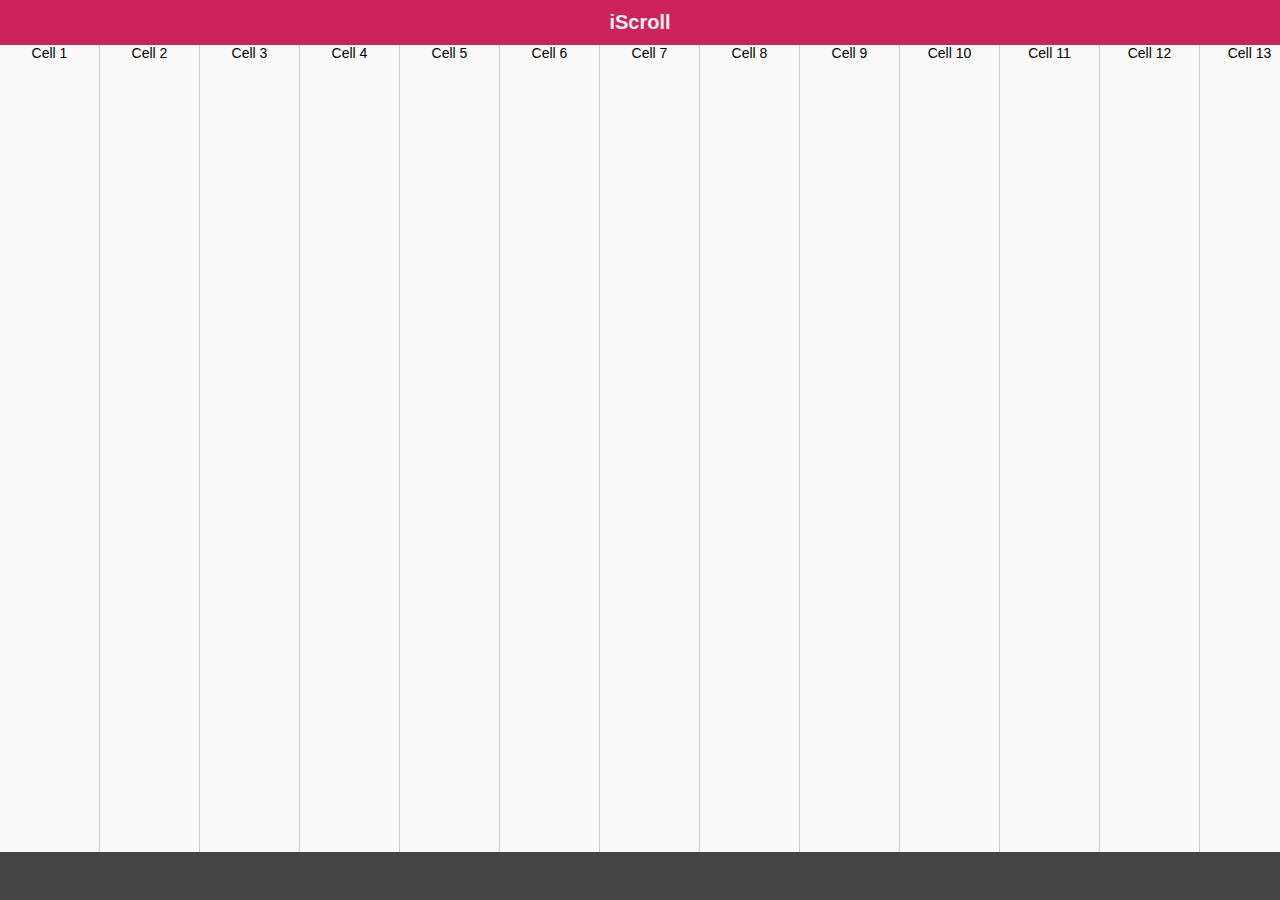
<file: plugin/iscroll/demos/horizontal/index.html>
<!DOCTYPE html>
<html>
<head>
<meta charset="utf-8">
<meta name="viewport" content="width=device-width, initial-scale=1.0, user-scalable=0, minimum-scale=1.0, maximum-scale=1.0">

<title>iScroll demo: horizontal scrolling</title>

<script type="text/javascript" src="../../build/iscroll.js"></script>

<script type="text/javascript">

var myScroll;

function loaded () {
	myScroll = new IScroll('#wrapper', { scrollX: true, scrollY: false, mouseWheel: true });
}

document.addEventListener('touchmove', function (e) { e.preventDefault(); }, false);

</script>

<style type="text/css">
* {
	-webkit-box-sizing: border-box;
	-moz-box-sizing: border-box;
	box-sizing: border-box;
}

html {
	-ms-touch-action: none;
}

body,ul,li {
	padding: 0;
	margin: 0;
	border: 0;
}

body {
	font-size: 12px;
	font-family: ubuntu, helvetica, arial;
	overflow: hidden; /* this is important to prevent the whole page to bounce */
}

#header {
	position: absolute;
	z-index: 2;
	top: 0;
	left: 0;
	width: 100%;
	height: 45px;
	line-height: 45px;
	background: #CD235C;
	padding: 0;
	color: #eee;
	font-size: 20px;
	text-align: center;
	font-weight: bold;
}

#footer {
	position: absolute;
	z-index: 2;
	bottom: 0;
	left: 0;
	width: 100%;
	height: 48px;
	background: #444;
	padding: 0;
	border-top: 1px solid #444;
}

#wrapper {
	position: absolute;
	z-index: 1;
	top: 45px;
	bottom: 48px;
	left: 0;
	width: 100%;
	background: #ccc;
	overflow: hidden;
}

#scroller {
	position: absolute;
	z-index: 1;
	-webkit-tap-highlight-color: rgba(0,0,0,0);
	width: 5000px;
	height: 100%;
	background-color: #a00;
	-webkit-transform: translateZ(0);
	-moz-transform: translateZ(0);
	-ms-transform: translateZ(0);
	-o-transform: translateZ(0);
	transform: translateZ(0);
	-webkit-touch-callout: none;
	-webkit-user-select: none;
	-moz-user-select: none;
	-ms-user-select: none;
	user-select: none;
	-webkit-text-size-adjust: none;
	-moz-text-size-adjust: none;
	-ms-text-size-adjust: none;
	-o-text-size-adjust: none;
	text-size-adjust: none;
}

#scroller ul {
	list-style: none;
	padding: 0;
	margin: 0;
	width: 100%;
	height: 100%;
	text-align: center;
}

#scroller li {
	display: block;
	float: left;
	width: 100px;
	height: 100%;
	border-right: 1px solid #ccc;
	background-color: #fafafa;
	font-size: 14px;
}

</style>
</head>
<body onload="loaded()">
<div id="header">iScroll</div>

<div id="wrapper">
	<div id="scroller">
		<ul>
			<li>Cell 1</li>
			<li>Cell 2</li>
			<li>Cell 3</li>
			<li>Cell 4</li>
			<li>Cell 5</li>
			<li>Cell 6</li>
			<li>Cell 7</li>
			<li>Cell 8</li>
			<li>Cell 9</li>
			<li>Cell 10</li>
			<li>Cell 11</li>
			<li>Cell 12</li>
			<li>Cell 13</li>
			<li>Cell 14</li>
			<li>Cell 15</li>
			<li>Cell 16</li>
			<li>Cell 17</li>
			<li>Cell 18</li>
			<li>Cell 19</li>
			<li>Cell 20</li>
			<li>Cell 21</li>
			<li>Cell 22</li>
			<li>Cell 23</li>
			<li>Cell 24</li>
			<li>Cell 25</li>
			<li>Cell 26</li>
			<li>Cell 27</li>
			<li>Cell 28</li>
			<li>Cell 29</li>
			<li>Cell 30</li>
			<li>Cell 31</li>
			<li>Cell 32</li>
			<li>Cell 33</li>
			<li>Cell 34</li>
			<li>Cell 35</li>
			<li>Cell 36</li>
			<li>Cell 37</li>
			<li>Cell 38</li>
			<li>Cell 39</li>
			<li>Cell 40</li>
			<li>Cell 41</li>
			<li>Cell 42</li>
			<li>Cell 43</li>
			<li>Cell 44</li>
			<li>Cell 45</li>
			<li>Cell 46</li>
			<li>Cell 47</li>
			<li>Cell 48</li>
			<li>Cell 49</li>
			<li>Cell 50</li>
		</ul>
	</div>
</div>

<div id="footer"></div>

</body>
</html>
</file>
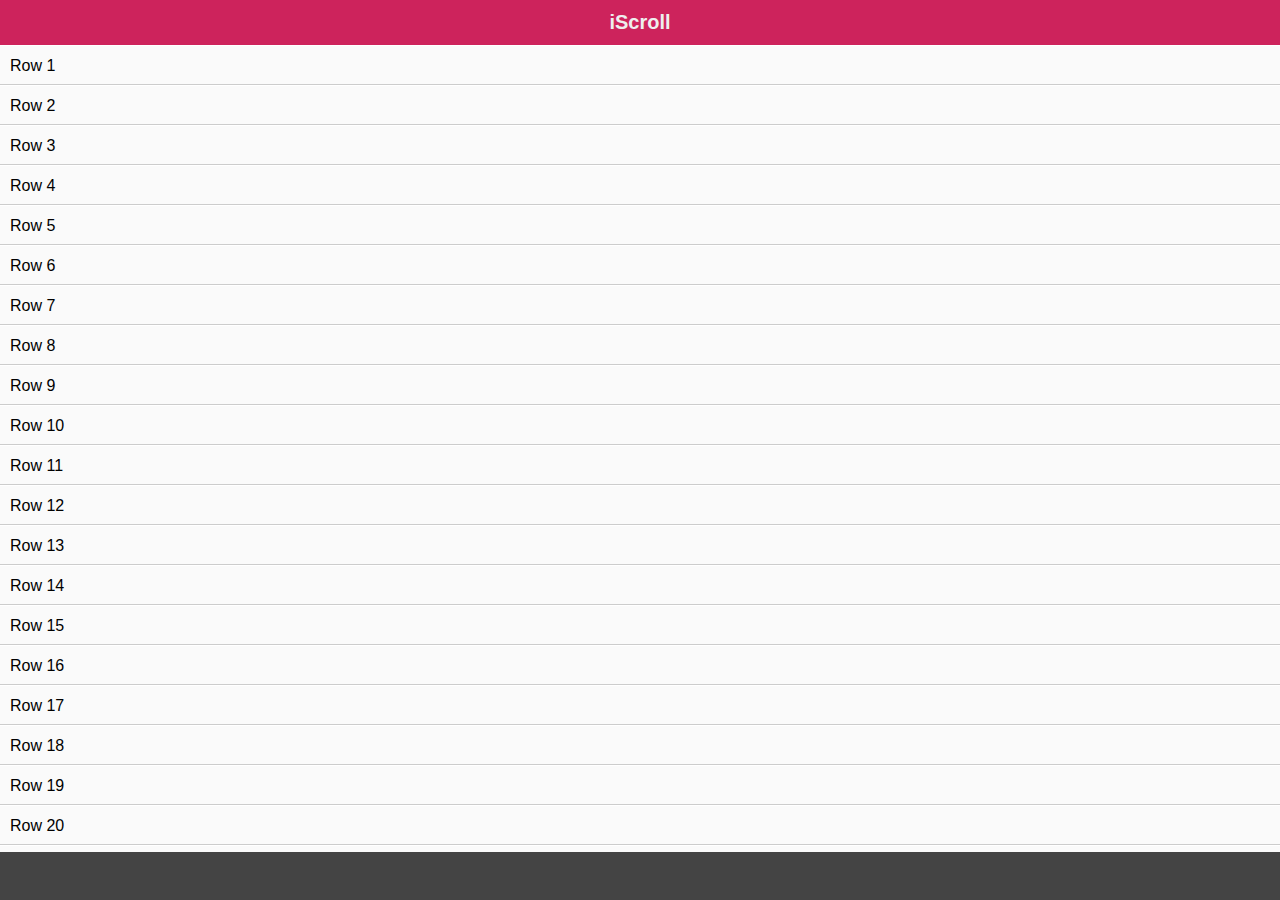
<file: plugin/iscroll/demos/infinite/index.html>
<!DOCTYPE html>
<html>
<head>
<meta charset="utf-8">
<meta name="viewport" content="width=device-width, initial-scale=1.0, user-scalable=0, minimum-scale=1.0, maximum-scale=1.0">

<title>iScroll demo: infinite scrolling</title>

<script type="text/javascript" src="../../build/iscroll-infinite.js"></script>

<script type="text/javascript">
/******************************************************************************
 *
 * For the sake of keeping the script dependecy free I'm including a custom
 * AJAX function. You should probably use a third party plugin
 *
 */
function ajax (url, parms) {
	parms = parms || {};
	var req = new XMLHttpRequest(),
		post = parms.post || null,
		callback = parms.callback || null,
		timeout = parms.timeout || null;

	req.onreadystatechange = function () {
		if ( req.readyState != 4 ) return;

		// Error
		if ( req.status != 200 && req.status != 304 ) {
			if ( callback ) callback(false);
			return;
		}

		if ( callback ) callback(req.responseText);
	};

	if ( post ) {
		req.open('POST', url, true);
		req.setRequestHeader('Content-type', 'application/x-www-form-urlencoded');
	} else {
		req.open('GET', url, true);
	}

	req.setRequestHeader('X-Requested-With', 'XMLHttpRequest');

	req.send(post);

	if ( timeout ) {
		setTimeout(function () {
			req.onreadystatechange = function () {};
			req.abort();
			if ( callback ) callback(false);
		}, timeout);
	}
}
/*
 *****************************************************************************/

var myScroll;

function loaded () {
	myScroll = new IScroll('#wrapper', {
		mouseWheel: true,
		infiniteElements: '#scroller .row',
		//infiniteLimit: 2000,
		dataset: requestData,
		dataFiller: updateContent,
		cacheSize: 1000
	});
}

function requestData (start, count) {
	ajax('dataset.php?start=' + +start + '&count=' + +count, {
		callback: function (data) {
			data = JSON.parse(data);
			myScroll.updateCache(start, data);
		}
	});
}

function updateContent (el, data) {
	el.innerHTML = data;
}

document.addEventListener('touchmove', function (e) { e.preventDefault(); }, false);

</script>

<style type="text/css">
* {
	-webkit-box-sizing: border-box;
	-moz-box-sizing: border-box;
	box-sizing: border-box;
}

html {
	-ms-touch-action: none;
}

body,ul,li {
	padding: 0;
	margin: 0;
	border: 0;
}

body {
	font-size: 12px;
	font-family: ubuntu, helvetica, arial;
	overflow: hidden; /* this is important to prevent the whole page to bounce */
}

#header {
	position: absolute;
	z-index: 2;
	top: 0;
	left: 0;
	width: 100%;
	height: 45px;
	line-height: 45px;
	background: #CD235C;
	padding: 0;
	color: #eee;
	font-size: 20px;
	text-align: center;
	font-weight: bold;
}

#footer {
	position: absolute;
	z-index: 2;
	bottom: 0;
	left: 0;
	width: 100%;
	height: 48px;
	background: #444;
	padding: 0;
	border-top: 1px solid #444;
}

#wrapper {
	position: absolute;
	z-index: 1;
	top: 45px;
	bottom: 48px;
	left: 0;
	width: 100%;
	background: #ccc;
	overflow: hidden;
}

#scroller {
	position: absolute;
	z-index: 1;
	-webkit-tap-highlight-color: rgba(0,0,0,0);
	width: 100%;
	-webkit-transform: translateZ(0);
	-moz-transform: translateZ(0);
	-ms-transform: translateZ(0);
	-o-transform: translateZ(0);
	transform: translateZ(0);
	-webkit-touch-callout: none;
	-webkit-user-select: none;
	-moz-user-select: none;
	-ms-user-select: none;
	user-select: none;
	-webkit-text-size-adjust: none;
	-moz-text-size-adjust: none;
	-ms-text-size-adjust: none;
	-o-text-size-adjust: none;
	text-size-adjust: none;
}

#scroller ul {
	list-style: none;
	padding: 0;
	margin: 0;
	width: 100%;
	text-align: left;
	position: relative;
}

#scroller li {
	position: absolute;
	width: 100%;
	top: 0;
	left: 0;
	-webkit-transform: translateZ(0);
	-moz-transform: translateZ(0);
	-ms-transform: translateZ(0);
	-o-transform: translateZ(0);
	transform: translateZ(0);
	padding: 0 10px;
	height: 40px;
	line-height: 40px;
	border-bottom: 1px solid #ccc;
	border-top: 1px solid #fff;
	background-color: #fafafa;
	font-size: 16px;
}

</style>
</head>
<body onload="loaded()">
<div id="header">iScroll</div>

<div id="wrapper">
	<div id="scroller">
		<ul>
			<li class="row">Row 1</li>
			<li class="row">Row 2</li>
			<li class="row">Row 3</li>
			<li class="row">Row 4</li>
			<li class="row">Row 5</li>
			<li class="row">Row 6</li>
			<li class="row">Row 7</li>
			<li class="row">Row 8</li>
			<li class="row">Row 9</li>
			<li class="row">Row 10</li>
			<li class="row">Row 11</li>
			<li class="row">Row 12</li>
			<li class="row">Row 13</li>
			<li class="row">Row 14</li>
			<li class="row">Row 15</li>

			<li class="row">Row 16</li>
			<li class="row">Row 17</li>
			<li class="row">Row 18</li>
			<li class="row">Row 19</li>
			<li class="row">Row 20</li>
			<li class="row">Row 21</li>
			<li class="row">Row 22</li>
			<li class="row">Row 23</li>
			<li class="row">Row 24</li>
			<li class="row">Row 25</li>
			<li class="row">Row 26</li>
			<li class="row">Row 27</li>
			<li class="row">Row 28</li>
			<li class="row">Row 29</li>
			<li class="row">Row 30</li>
		</ul>
	</div>
</div>

<div id="footer"></div>

</body>
</html>
</file>
<file: plugin/iscroll/scrollbar.css>
/**
*  下拉刷新、滚动翻页样式
*  SnoopyChen (ceo@vmeitime.com)
*  2013-04-26
*/

/*------------- S 默认必须样式  -------------*/
/**
 *
 * 下拉样式 Pull down styles
 *
 */
#pullDown, #pullUp {
	background:#fff;
	height:40px;
	line-height:40px;
	padding:5px 10px;
	border-bottom:1px solid #ccc;
	font-weight:bold;
	font-size:14px;
	color:#888;
}
#pullDown .pullDownIcon, #pullUp .pullUpIcon  {
	display:block; float:left;
	width:40px; height:40px;
	background:url(pull-icon@2x.png) 0 0 no-repeat;
	-webkit-background-size:40px 80px; background-size:40px 80px;
	-webkit-transition-property:-webkit-transform;
	-webkit-transition-duration:250ms;	
}
#pullDown .pullDownIcon {
	-webkit-transform:rotate(0deg) translateZ(0);
}
#pullUp .pullUpIcon  {
	-webkit-transform:rotate(-180deg) translateZ(0);
}

#pullDown.flip .pullDownIcon {
	-webkit-transform:rotate(-180deg) translateZ(0);
}

#pullUp.flip .pullUpIcon {
	-webkit-transform:rotate(0deg) translateZ(0);
}

#pullDown.loading .pullDownIcon, #pullUp.loading .pullUpIcon {
	background-position:0 100%;
	-webkit-transform:rotate(0deg) translateZ(0);
	-webkit-transition-duration:0ms;

	-webkit-animation-name:loading;
	-webkit-animation-duration:2s;
	-webkit-animation-iteration-count:infinite;
	-webkit-animation-timing-function:linear;
}

@-webkit-keyframes loading {
	from { -webkit-transform:rotate(0deg) translateZ(0); }
	to { -webkit-transform:rotate(360deg) translateZ(0); }
}
/*------------- E 默认必须样式  -------------*/		
		



/*------------- S 以下css主要是仿IOS滚动条样式(可选样式)  -------------*/		
/**
 * Horizontal Scrollbar
 */
.myScrollbarH {
	position:absolute;
	z-index:100;
	height:7px;
	bottom:1px;
	left:2px;
	right:7px
}

.myScrollbarH > div {
	height:100%;
}

/**
 * Vertical Scrollbar
 */
.myScrollbarV {
	position:absolute;
	z-index:100;
	width:7px;bottom:7px;top:2px;right:1px
}

.myScrollbarV > div {
	width:100%;
}

/**
 * Both Scrollbars
 */
.myScrollbarH > div,
.myScrollbarV > div {
	position:absolute;
	z-index:100;

	/* The following is probably what you want to customize */
	-webkit-box-sizing:border-box;
	-moz-box-sizing:border-box;
	-o-box-sizing:border-box;
	box-sizing:border-box;
	
	border-width:3px;
	-webkit-border-image:url(scrollbar.png) 6 6 6 6;
	-moz-border-image:url(scrollbar.png) 6 6 6 6;
	-o-border-image:url(scrollbar.png) 6 6 6 6;
	border-image:url(scrollbar.png) 6 6 6 6;
}
/*------------- E 以上css主要是仿IOS滚动条样式  -------------*/
</file>
<file: plugin/jquery-validation-1.15.0/demo/css/screen.css>
/**********************************

Use: Main Screen Import

***********************************/

@import "reset.css";
@import "core.css";

@import "cmxformTemplate.css";
@import "cmxform.css";
</file>
<file: plugin/jquery-validation-1.15.0/test/qunit/qunit.css>
/*!
 * QUnit 1.18.0
 * http://qunitjs.com/
 *
 * Copyright jQuery Foundation and other contributors
 * Released under the MIT license
 * http://jquery.org/license
 *
 * Date: 2015-04-03T10:23Z
 */

/** Font Family and Sizes */

#qunit-tests, #qunit-header, #qunit-banner, #qunit-testrunner-toolbar, #qunit-userAgent, #qunit-testresult {
	font-family: "Helvetica Neue Light", "HelveticaNeue-Light", "Helvetica Neue", Calibri, Helvetica, Arial, sans-serif;
}

#qunit-testrunner-toolbar, #qunit-userAgent, #qunit-testresult, #qunit-tests li { font-size: small; }
#qunit-tests { font-size: smaller; }


/** Resets */

#qunit-tests, #qunit-header, #qunit-banner, #qunit-userAgent, #qunit-testresult, #qunit-modulefilter {
	margin: 0;
	padding: 0;
}


/** Header */

#qunit-header {
	padding: 0.5em 0 0.5em 1em;

	color: #8699A4;
	background-color: #0D3349;

	font-size: 1.5em;
	line-height: 1em;
	font-weight: 400;

	border-radius: 5px 5px 0 0;
}

#qunit-header a {
	text-decoration: none;
	color: #C2CCD1;
}

#qunit-header a:hover,
#qunit-header a:focus {
	color: #FFF;
}

#qunit-testrunner-toolbar label {
	display: inline-block;
	padding: 0 0.5em 0 0.1em;
}

#qunit-banner {
	height: 5px;
}

#qunit-testrunner-toolbar {
	padding: 0.5em 1em 0.5em 1em;
	color: #5E740B;
	background-color: #EEE;
	overflow: hidden;
}

#qunit-userAgent {
	padding: 0.5em 1em 0.5em 1em;
	background-color: #2B81AF;
	color: #FFF;
	text-shadow: rgba(0, 0, 0, 0.5) 2px 2px 1px;
}

#qunit-modulefilter-container {
	float: right;
	padding: 0.2em;
}

.qunit-url-config {
	display: inline-block;
	padding: 0.1em;
}

.qunit-filter {
	display: block;
	float: right;
	margin-left: 1em;
}

/** Tests: Pass/Fail */

#qunit-tests {
	list-style-position: inside;
}

#qunit-tests li {
	padding: 0.4em 1em 0.4em 1em;
	border-bottom: 1px solid #FFF;
	list-style-position: inside;
}

#qunit-tests > li {
	display: none;
}

#qunit-tests li.running,
#qunit-tests li.pass,
#qunit-tests li.fail,
#qunit-tests li.skipped {
	display: list-item;
}

#qunit-tests.hidepass li.running,
#qunit-tests.hidepass li.pass {
	visibility: hidden;
	position: absolute;
	width:   0px;
	height:  0px;
	padding: 0;
	border:  0;
	margin:  0;
}

#qunit-tests li strong {
	cursor: pointer;
}

#qunit-tests li.skipped strong {
	cursor: default;
}

#qunit-tests li a {
	padding: 0.5em;
	color: #C2CCD1;
	text-decoration: none;
}

#qunit-tests li p a {
	padding: 0.25em;
	color: #6B6464;
}
#qunit-tests li a:hover,
#qunit-tests li a:focus {
	color: #000;
}

#qunit-tests li .runtime {
	float: right;
	font-size: smaller;
}

.qunit-assert-list {
	margin-top: 0.5em;
	padding: 0.5em;

	background-color: #FFF;

	border-radius: 5px;
}

.qunit-collapsed {
	display: none;
}

#qunit-tests table {
	border-collapse: collapse;
	margin-top: 0.2em;
}

#qunit-tests th {
	text-align: right;
	vertical-align: top;
	padding: 0 0.5em 0 0;
}

#qunit-tests td {
	vertical-align: top;
}

#qunit-tests pre {
	margin: 0;
	white-space: pre-wrap;
	word-wrap: break-word;
}

#qunit-tests del {
	background-color: #E0F2BE;
	color: #374E0C;
	text-decoration: none;
}

#qunit-tests ins {
	background-color: #FFCACA;
	color: #500;
	text-decoration: none;
}

/*** Test Counts */

#qunit-tests b.counts                       { color: #000; }
#qunit-tests b.passed                       { color: #5E740B; }
#qunit-tests b.failed                       { color: #710909; }

#qunit-tests li li {
	padding: 5px;
	background-color: #FFF;
	border-bottom: none;
	list-style-position: inside;
}

/*** Passing Styles */

#qunit-tests li li.pass {
	color: #3C510C;
	background-color: #FFF;
	border-left: 10px solid #C6E746;
}

#qunit-tests .pass                          { color: #528CE0; background-color: #D2E0E6; }
#qunit-tests .pass .test-name               { color: #366097; }

#qunit-tests .pass .test-actual,
#qunit-tests .pass .test-expected           { color: #999; }

#qunit-banner.qunit-pass                    { background-color: #C6E746; }

/*** Failing Styles */

#qunit-tests li li.fail {
	color: #710909;
	background-color: #FFF;
	border-left: 10px solid #EE5757;
	white-space: pre;
}

#qunit-tests > li:last-child {
	border-radius: 0 0 5px 5px;
}

#qunit-tests .fail                          { color: #000; background-color: #EE5757; }
#qunit-tests .fail .test-name,
#qunit-tests .fail .module-name             { color: #000; }

#qunit-tests .fail .test-actual             { color: #EE5757; }
#qunit-tests .fail .test-expected           { color: #008000; }

#qunit-banner.qunit-fail                    { background-color: #EE5757; }

/*** Skipped tests */

#qunit-tests .skipped {
	background-color: #EBECE9;
}

#qunit-tests .qunit-skipped-label {
	background-color: #F4FF77;
	display: inline-block;
	font-style: normal;
	color: #366097;
	line-height: 1.8em;
	padding: 0 0.5em;
	margin: -0.4em 0.4em -0.4em 0;
}

/** Result */

#qunit-testresult {
	padding: 0.5em 1em 0.5em 1em;

	color: #2B81AF;
	background-color: #D2E0E6;

	border-bottom: 1px solid #FFF;
}
#qunit-testresult .module-name {
	font-weight: 700;
}

/** Fixture */

#qunit-fixture {
	position: absolute;
	top: -10000px;
	left: -10000px;
	width: 1000px;
	height: 1000px;
}
</file>
